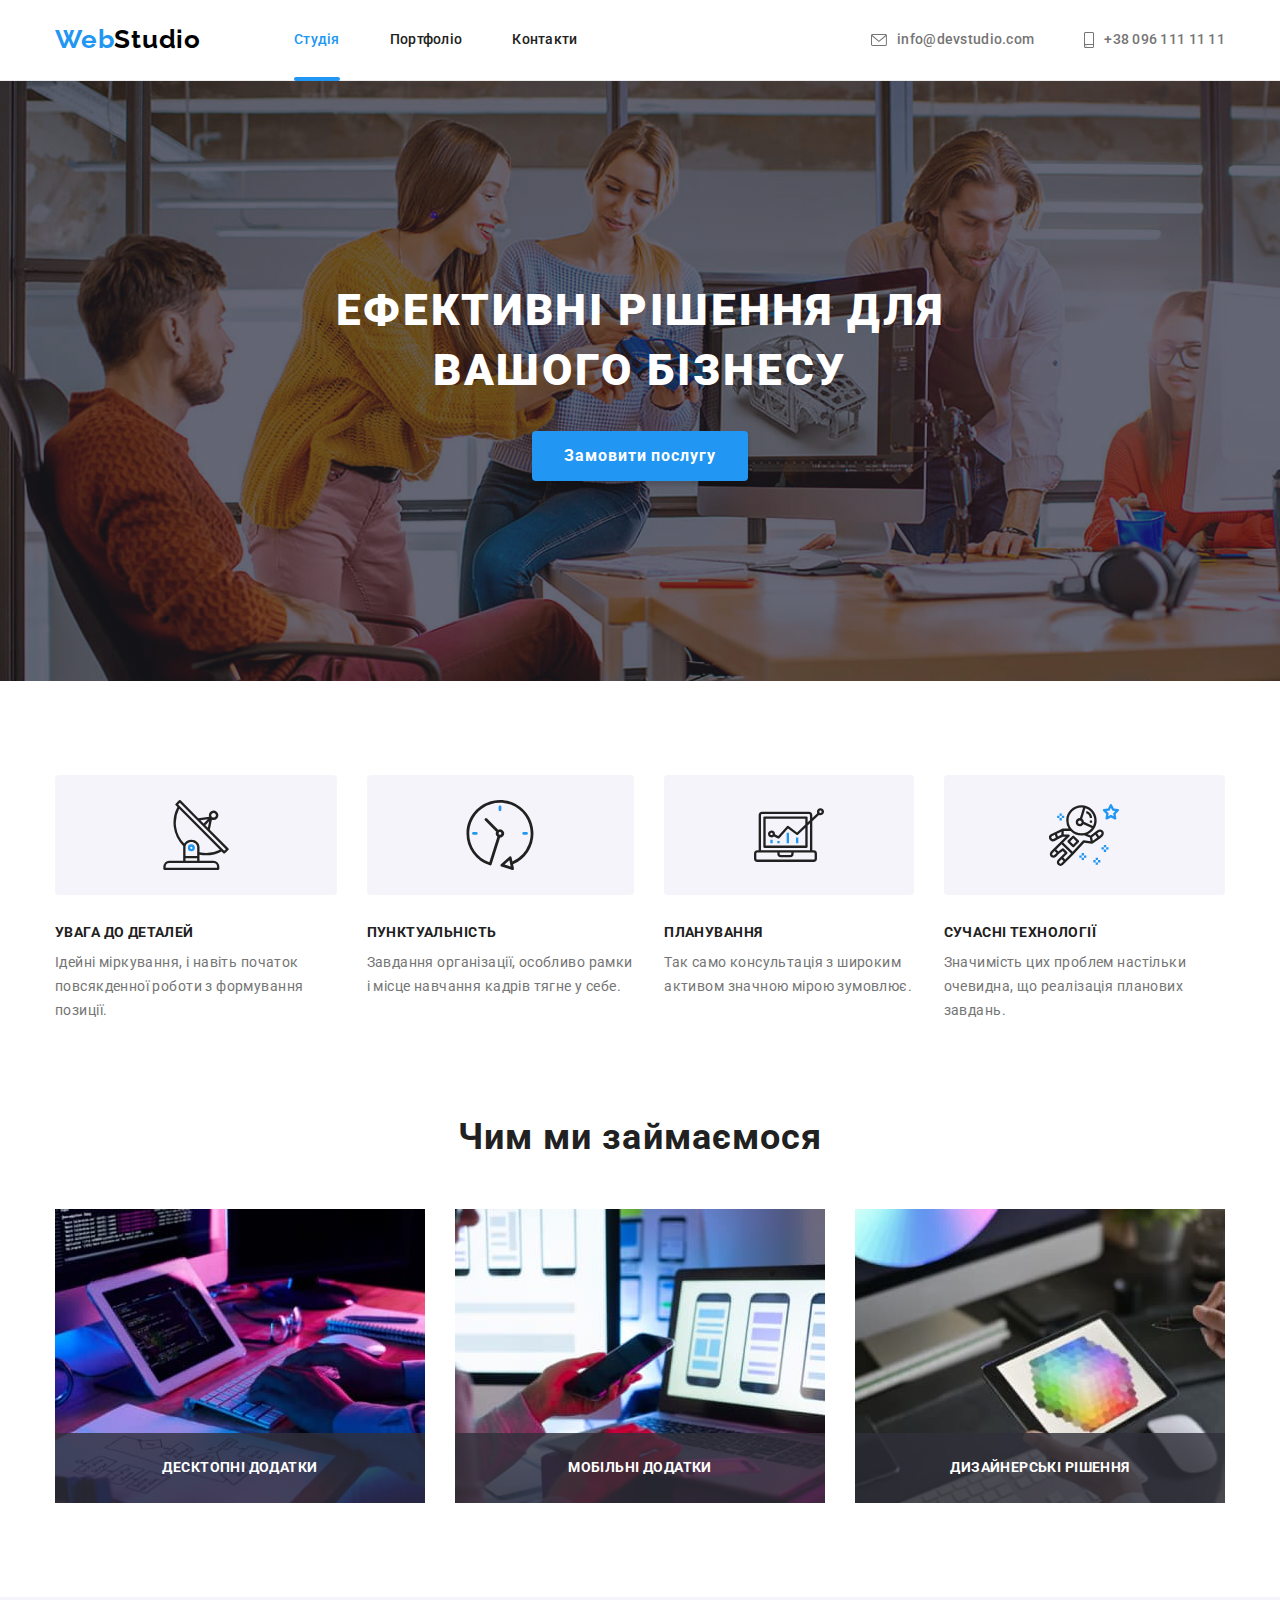
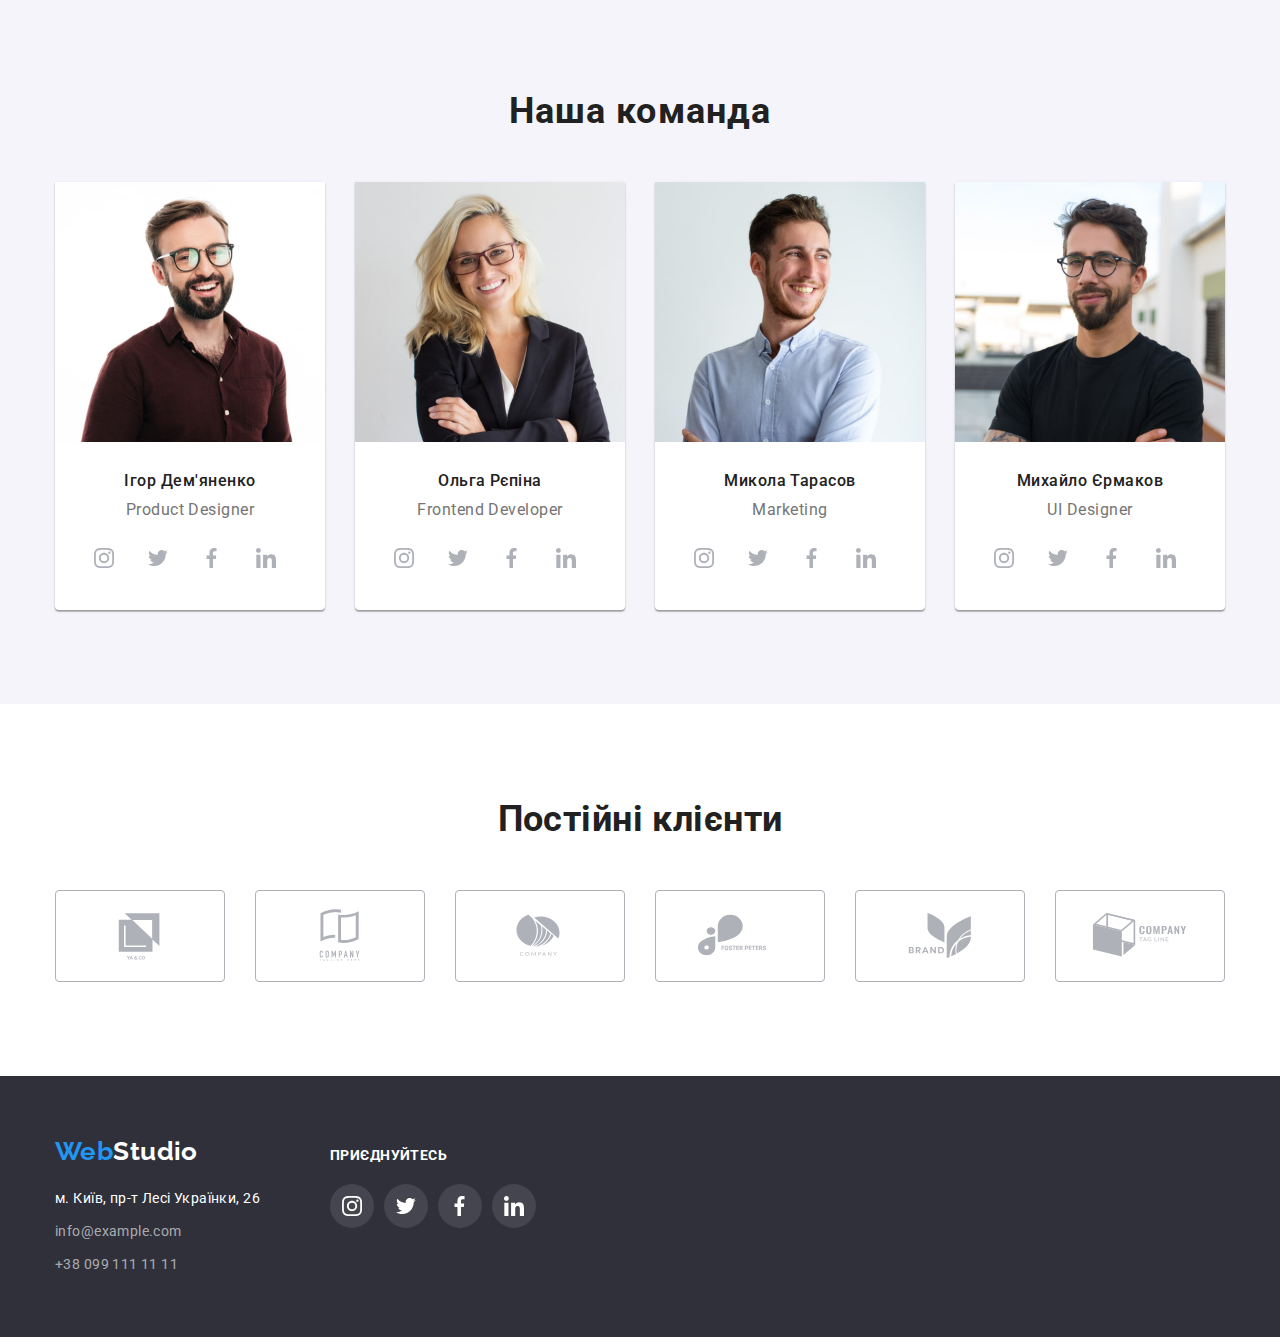
<file: index.html>
<!DOCTYPE html>
<html lang="uk">

<head>
  <meta charset="UTF-8">
  <meta http-equiv="X-UA-Compatible" content="IE=edge">
  <meta name="viewport" content="width=device-width, initial-scale=1.0">
  <title>goit-markup-hw-05</title>
  <link rel="preconnect" href="https://fonts.googleapis.com">
<link rel="preconnect" href="https://fonts.gstatic.com" crossorigin>
<link href="https://fonts.googleapis.com/css2?family=Montserrat:wght@400;700&family=Raleway:wght@700&family=Roboto:wght@400;500;700;900&display=swap" rel="stylesheet">
  <link rel="stylesheet" href="./css/styles.css">
</head>

<body>
  <header class="header">
    <div class="container">
    <div class="general-nav">
      <nav class="main-nav">
        <a href="./index.html" class="logo">
          Web<span class="logo-accent">Studio</span>
        </a>
        <ul class="site-nav" style="list-style: none;">
          <li class="item">
            <a href="./index.html" class="link current">Студія</a>
          </li>

          <li class="item">
            <a href="partfolio.html" class="link">Портфоліо</a>
          </li>

          <li class="item">
            <a href="" class="link">Контакти</a>
          </li>
        </ul>
      </nav>
      <ul class="link-contacts" style="list-style: none;">
        <li class="item">
      <a href="mailto:info@devstudio.com" class="address-item">
        <svg class="link-icon" width="16px" height="12px">
          <use href="./images/icons.svg#envelope"></use>
      </svg>
        info@devstudio.com
      </a>
        </li>
        <li class="item">
      <a href="tel:+380961111111" class="address-item">
        <svg class="link-icon" width="10" height="16">
          <use href="./images/icons.svg#smartphone"></use>
      </svg>
        +38 096 111 11 11
      </a>
      </li>
      </ul>
    </div>
    </div>
  </header>

  <main>
    <section class="hero overlay">
      <div class="container">
      <h1 class="hero-title">
    Ефективні рішення для <br>вашого бізнесу
      </h1>
      <button type="button" class="button-hero" data-modal-open>
        Замовити послугу
      </button>
      </div>
    </section>


    <section class="feature section">
      <div class="container">
      <h2 class="feature-title visually-hidden">Наші особливості</h2>
        <ul class="feature-list" style="list-style: none;">
          <li>
            <div class="feature-icon">
              <svg class="icon-antenna" width="70px" height="70px">
                  <use href="./images/icons.svg#antenna-1"></use>
              </svg>
          </div>
            <h3 class="our-skills">Увага до деталей</h3>
            <p class="skills">
              Ідейні міркування, і навіть початок повсякденної роботи з формування позиції.
            </p>
          </li>

          <li>
            <div class="feature-icon">
              <svg class="icon-clock" width="70px" height="70px">
                  <use href="./images/icons.svg#clock-1"></use>
              </svg>
          </div>
            <h3 class="our-skills">Пунктуальність</h3>
            <p class="skills">
              Завдання організації, особливо рамки і місце навчання кадрів тягне у себе.
            </p>
          </li>

          <li>
            <div class="feature-icon">
              <svg class="icon-diagram" width="70px" height="70px">
                  <use href="./images/icons.svg#diagram-1"></use>
              </svg>
          </div>
            <h3 class="our-skills">Планування</h3>
            <p class="skills">
              Так само консультація з широким активом значною мірою зумовлює.
            </p>
          </li>

          <li>
            <div class="feature-icon">
              <svg class="icon-astronaut" width="70px" height="70px">
                  <use href="./images/icons.svg#astronaut-1"></use>
              </svg>
          </div>
            <h3 class="our-skills">Сучасні технології</h3>
            <p class="skills">
              Значимість цих проблем настільки очевидна, що реалізація планових завдань.
            </p>
          </li>
        </ul>
      </div>
    </section>

    <section class="example section">
      <div class="container">
        <h2 class="doing">Чим ми займаємося</h2>
        <ul class="example-list" style="list-style: none;">
          <li class="subject-item">
            <img src="./images/1.jpg" alt="1" width="370" height="294" />
            <h3 class="subject-text">десктопні додатки</h3>
          </li>

          <li class="subject-item">
            <img src="./images/2.jpg" alt="2" width="370" height="294" />
            <h3 class="subject-text">мобільні додатки</h3>
          </li>

          <li class="subject-item">
            <img src="./images/3.jpg" alt="3" width="370" height="294" />
            <h3 class="subject-text">дизайнерські рішення</h3>
          </li>
        </ul>
      </div>
    </section>

    <section class="team section">
      <div class="container">
        <h2 class="our-command">Наша команда</h2>
        <ul class="team-list" style="list-style: none;">
          <li class="team-card">
              <img src="./images/Igor.jpg" alt="Product Designer Ігор Дем'яненко" width="270" />
            <div class="name-card">
              <h3 class="name">Ігор Дем'яненко</h3>
              <p class="position">Product Designer</p>
              <ul class="team-soclinks">
                <li class="social-infomation">                                             
                    <a class="social-link" href="">
                        <svg class="icon-social" width="20px" height="20px">
                            <use href="./images/icons.svg#instagram"></use>
                        </svg>
                    </a>
                    </li>
                <li class="social-infomation">                        
                    <a href="" class="social-link">
                        <svg class="icon-social" width="20px" height="20px">
                            <use href="./images/icons.svg#twitter"></use>
                        </svg>
                    </a>                        
                </li>
                <li class="social-infomation">                      
                    <a href="" class="social-link">
                        <svg class="icon-social" width="20px" height="20px">
                            <use href="./images/icons.svg#facebook"></use>
                        </svg>
                    </a>                       
                </li>
                <li class="social-infomation">                       
                    <a href="" class="social-link">
                        <svg class="icon-social" width="20px" height="20px">
                            <use href="./images/icons.svg#linkedin"></use>
                        </svg>
                    </a>                       
                </li>
        </ul>
            </div>
          </li>

          <li class="team-card">
              <img src="./images/Olha.jpg" alt="Frontend Developer Ольга Рєпіна" width="270" />
            <div class="name-card">
              <h3 class="name">Ольга Рєпіна</h3>
              <p class="position">Frontend Developer</p>
              <ul class="team-soclinks">
                <li class="social-infomation">                                             
                    <a class="social-link" href="">
                        <svg class="icon-social" width="20px" height="20px">
                            <use href="./images/icons.svg#instagram"></use>
                        </svg>
                    </a>
                    </li>
                <li class="social-infomation">                        
                    <a href="" class="social-link">
                        <svg class="icon-social" width="20px" height="20px">
                            <use href="./images/icons.svg#twitter"></use>
                        </svg>
                    </a>                        
                </li>
                <li class="social-infomation">                      
                    <a href="" class="social-link">
                        <svg class="icon-social" width="20px" height="20px">
                            <use href="./images/icons.svg#facebook"></use>
                        </svg>
                    </a>                       
                </li>
                <li class="social-infomation">                       
                    <a href="" class="social-link">
                        <svg class="icon-social" width="20px" height="20px">
                            <use href="./images/icons.svg#linkedin"></use>
                        </svg>
                    </a>                       
                </li>
        </ul>
            </div>
          </li>

          <li class="team-card">
              <img src="./images/Nicholas.jpg" alt="Marketing Микола Тарасов" width="270" />
            <div class="name-card">
              <h3 class="name">Микола Тарасов</h3>
              <p class="position">Marketing</p>
              <ul class="team-soclinks">
                <li class="social-infomation">                                             
                    <a class="social-link" href="">
                        <svg class="icon-social" width="20px" height="20px">
                            <use href="./images/icons.svg#instagram"></use>
                        </svg>
                    </a>
                    </li>
                <li class="social-infomation">                        
                    <a href="" class="social-link">
                        <svg class="icon-social" width="20px" height="20px">
                            <use href="./images/icons.svg#twitter"></use>
                        </svg>
                    </a>                        
                </li>
                <li class="social-infomation">                      
                    <a href="" class="social-link">
                        <svg class="icon-social" width="20px" height="20px">
                            <use href="./images/icons.svg#facebook"></use>
                        </svg>
                    </a>                       
                </li>
                <li class="social-infomation">                       
                    <a href="" class="social-link">
                        <svg class="icon-social" width="20px" height="20px">
                            <use href="./images/icons.svg#linkedin"></use>
                        </svg>
                    </a>                       
                </li>
        </ul>
              </div>
          </li>

          <li class="team-card">
              <img src="./images/Michael.jpg" alt="UI Designer Михайло Єрмаков" width="270" />
            <div class="name-card">
              <h3 class="name">Михайло Єрмаков</h3>
              <p class="position">UI Designer</p>
              <ul class="team-soclinks">
                <li class="social-infomation">                                             
                    <a class="social-link" href="">
                        <svg class="icon-social" width="20px" height="20px">
                            <use href="./images/icons.svg#instagram"></use>
                        </svg>
                    </a>
                    </li>
                <li class="social-infomation">                        
                    <a href="" class="social-link">
                        <svg class="icon-social" width="20px" height="20px">
                            <use href="./images/icons.svg#twitter"></use>
                        </svg>
                    </a>                        
                </li>
                <li class="social-infomation">                      
                    <a href="" class="social-link">
                        <svg class="icon-social" width="20px" height="20px">
                            <use href="./images/icons.svg#facebook"></use>
                        </svg>
                    </a>                       
                </li>
                <li class="social-infomation">                       
                    <a href="" class="social-link">
                        <svg class="icon-social" width="20px" height="20px">
                            <use href="./images/icons.svg#linkedin"></use>
                        </svg>
                    </a>                       
                </li>
        </ul>
            </div>
          </li>
        </ul>
      </div>
    </section>

    <section class="clients section">
       <div class="container">
         <h2 class="clients-title">Постійні клієнти</h2>
         <ul class="clients-list">
            <li class="clients-item">
              <a href="" class="clients-link">
                <svg class="clients-icon" width="106px" height="60px">
                    <use href="./images/icons.svg#Logo-1"></use>

                </svg>
            </a>
            </li>
            <li class="clients-item">
              <a href="" class="clients-link">
                <svg class="clients-icon" width="106px" height="60px">
                    <use href="./images/icons.svg#Logo-2"></use>

                </svg>
            </a>
            </li>
            <li class="clients-item">
              <a href="" class="clients-link">
                <svg class="clients-icon" width="106px" height="60px">
                    <use href="./images/icons.svg#Logo-3"></use>

                </svg>
            </a>
            </li>
            <li class="clients-item">
              <a href="" class="clients-link">
                <svg class="clients-icon" width="106px" height="60px">
                    <use href="./images/icons.svg#Logo-4"></use>

                </svg>
            </a>
            </li>
            <li class="clients-item">
              <a href="" class="clients-link">
                <svg class="clients-icon" width="106px" height="60px">
                    <use href="./images/icons.svg#Logo-5"></use>

                </svg>
            </a>
            </li>
            <li class="clients-item">
              <a href="" class="clients-link">
                <svg class="clients-icon" width="106px" height="60px">
                    <use href="./images/icons.svg#Logo-6"></use>

                </svg>
            </a>
            </li>
         </ul>
       </div>
    </section>

  </main>

  <footer class="footer">
    <div class="container">
      <div class="footer-address">
        <a href="./index.html" class="logo-footer">
          Web<span class="logo-accent2">Studio</span>
        </a>
        <address>
          <ul class="footer-contacts" style="list-style: none;">
            <li>
          <a class="footer-adress"  href="https://goo.gl/maps/3aquBBFfu6E2QgFt6" target="blanc">
            м. Київ, пр-т Лесі Українки, 26
          </a>
            </li>
             <li class="adress-contact">
            <a href="mailto:info@example.com" class="link-contact">
            info@example.com
          </a>
           </li>
           <li class="adress-contact">
          <a href="tel:+380991111111" class="link-contact">
            +38 099 111 11 11
          </a>
          </li>
          </ul>
        </address>
      </div>
      <div class="footer-join">
        <p class="join">приєднуйтесь</p>

       <ul class="footer-soclinks">
         <li class="fs-item">
            <a href="" class="link-social">
              <svg class="icon-social" width="20px" height="20px">
                  <use href="./images/icons.svg#instagram"></use>
              </svg>
            </a>            
         </li>
         <li class="fs-item">
           <a href="" class="link-social">
              <svg class="icon-social" width="20px" height="20px">
                  <use href="./images/icons.svg#twitter"></use>
              </svg>
          </a>              
        </li>
        <li class="fs-item">
           <a href="" class="link-social">
              <svg class="icon-social" width="20px" height="20px">
                  <use href="./images/icons.svg#facebook"></use>
              </svg>
          </a>             
      </li>
      <li class="fs-item">
          <a href="" class="link-social">
              <svg class="icon-social" width="20px" height="20px">
                  <use href="./images/icons.svg#linkedin"></use>
              </svg>
          </a>            
      </li>
    </ul>
   </div>
    </div>
  </footer>

  <div class="backdrop is-hidden" data-modal>
    <div class="modal">
        <button class="modal-exit" data-modal-close>
            <svg class="exit-icon" width="11" height="11">
                <use href="./images/icons.svg#cross"></use>
            </svg>
        </button>
    </div>
</div>
<script src="./js/modal.js"></script>

</body>

</html>
</file>
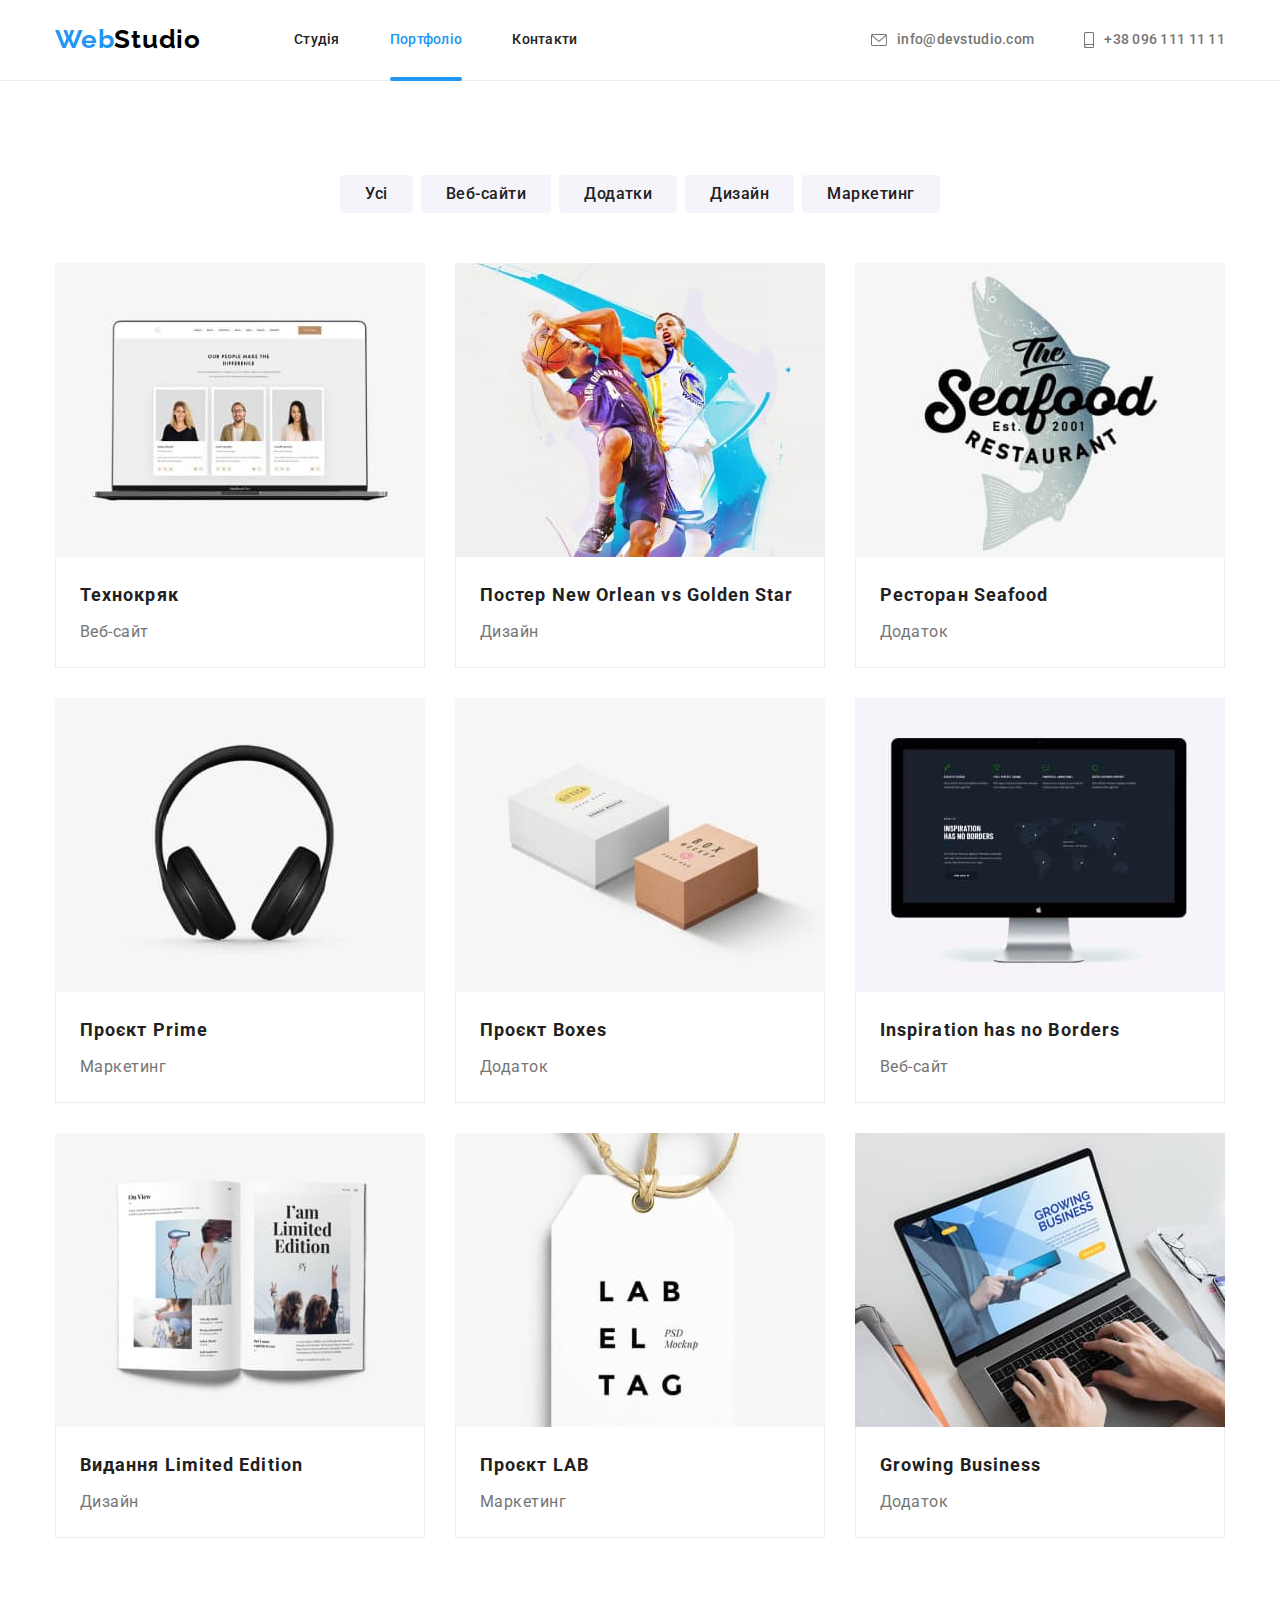
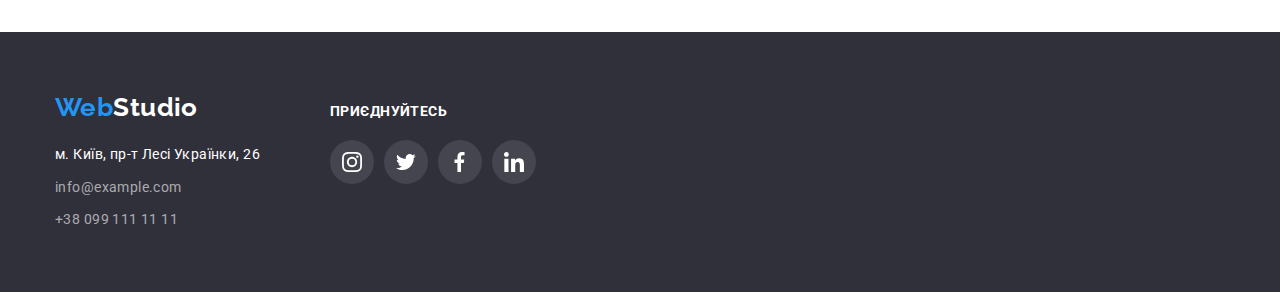
<file: partfolio.html>
<!DOCTYPE html>
<html lang="uk">

<head>
  <meta charset="UTF-8">
  <meta http-equiv="X-UA-Compatible" content="IE=edge">
  <meta name="viewport" content="width=device-width, initial-scale=1.0">
  <title>goit-markup-hw-05</title>
  <link rel="preconnect" href="https://fonts.googleapis.com">
<link rel="preconnect" href="https://fonts.gstatic.com" crossorigin>
<link href="https://fonts.googleapis.com/css2?family=Montserrat:wght@400;700&family=Raleway:wght@700&family=Roboto:wght@400;500;700;900&display=swap" rel="stylesheet">
  <link rel="stylesheet" href="./css/styles.css">
</head>

<body>
  <header class="header">
    <div class="container">
    <div class="general-nav">
      <nav class="main-nav">
        <a href="./index.html" class="logo">
          Web<span class="logo-accent">Studio</span>
        </a>
        <ul class="site-nav" style="list-style: none;">
          <li class="item">
            <a href="./index.html" class="link">Студія</a>
          </li>

          <li class="item">
            <a href="partfolio.html" class="link current">Портфоліо</a>
          </li>

          <li class="item">
            <a href="" class="link">Контакти</a>
          </li>
        </ul>
      </nav>
      <ul class="link-contacts" style="list-style: none;">
        <li class="item">
      <a href="mailto:info@devstudio.com" class="address-item">
        <svg class="link-icon" width="16px" height="12px">
          <use href="./images/icons.svg#envelope"></use>
      </svg>
        info@devstudio.com
      </a>
        </li>
        <li class="item">
      <a href="tel:+380961111111" class="address-item">
        <svg class="link-icon" width="10" height="16">
          <use href="./images/icons.svg#smartphone"></use>
      </svg>
        +38 096 111 11 11
      </a>
      </li>
      </ul>
    </div>
    </div>
  </header>

  <main>
    <section class="portfolio section">
      <div class="container">
      <h1 class="portfolio-title visually-hidden">Партфоліо</h1>
    <ul class="filter">
        <li class="button2"><button class="btn-p" type="button">Усі</button></li>
        <li class="button2"><button class="btn-p" type="button">Веб-сайти</button></li>
        <li class="button2"><button class="btn-p" type="button">Додатки</button></li>
        <li class="button2"><button class="btn-p" type="button">Дизайн</button></li>
        <li class="button2"><button class="btn-p" type="button">Маркетинг</button></li>
    </ul>
 <div>
    <ul class="portfolio-list">
        <li class="portfolio-card">
          <a href="#" class="card">
            <div class="portfolio-img">
            <img src="./images/tehnokryck.jpg" alt="Технокряк" width="370">
            <p class="project-text">Ресурс пропонує комплексні пропозиції з різним рівнем функціоналу та сервісів. Все це дозволить
              відвідувачу отримати вичерпні відомості про компанію чи приватну особу.</p>
            </div>
            <div class="portfolio-card-description">
            <h2 class="title">Технокряк</h2>
            <p class="item">Веб-сайт</p>
            </div>
          </a>
        </li>
        <li class="portfolio-card">
          <a href="#" class="card">
            <div class="portfolio-img">
            <img src="./images/novsgs.jpg" alt="Постер New Orlean vs Golden Star" width="370">
            <p class="project-text">Ресурс пропонує комплексні пропозиції з різним рівнем функціоналу та сервісів. Все це дозволить
              відвідувачу отримати вичерпні відомості про компанію чи приватну особу.</p>
            </div>
            <div class="portfolio-card-description">
            <h2 class="title">Постер New Orlean vs Golden Star</h2>
            <p class="item">Дизайн</p>
            </div>
        </a>
        </li>
        <li class="portfolio-card">
          <a href="#" class="card">
            <div class="portfolio-img">
            <img src="./images/seafood.jpg" alt="Ресторан Seafood" width="370">
            <p class="project-text">Ресурс пропонує комплексні пропозиції з різним рівнем функціоналу та сервісів. Все це дозволить
              відвідувачу отримати вичерпні відомості про компанію чи приватну особу.</p>
            </div>
            <div class="portfolio-card-description">
            <h2 class="title">Ресторан Seafood</h2>
            <p class="item">Додаток</p>
            </div>
        </a>
        </li>
        <li class="portfolio-card">
          <a href="#" class="card">
            <div class="portfolio-img">
            <img src="./images/prime.jpg" alt="Проект Prime" width="370">
            <p class="project-text">Ресурс пропонує комплексні пропозиції з різним рівнем функціоналу та сервісів. Все це дозволить
              відвідувачу отримати вичерпні відомості про компанію чи приватну особу.</p>
            </div>
            <div class="portfolio-card-description">
            <h2 class="title">Проєкт Prime</h2>
            <p class="item">Маркетинг</p>
            </div>
        </a>
        </li>
        <li class="portfolio-card">
          <a href="#" class="card">
            <div class="portfolio-img">
            <img src="./images/boxes.jpg" alt="Проект Boxes" width="370">
            <p class="project-text">Ресурс пропонує комплексні пропозиції з різним рівнем функціоналу та сервісів. Все це дозволить
              відвідувачу отримати вичерпні відомості про компанію чи приватну особу.</p>
            </div>
            <div class="portfolio-card-description">
            <h2 class="title">Проєкт Boxes</h2>
            <p class="item">Додаток</p>
            </div>
        </a>
        </li>
        <li class="portfolio-card">
          <a href="#" class="card">
            <div class="portfolio-img">
            <img src="./images/inspiration.jpg" alt="Inspiration has no Borders" width="370">
            <p class="project-text">Ресурс пропонує комплексні пропозиції з різним рівнем функціоналу та сервісів. Все це дозволить
              відвідувачу отримати вичерпні відомості про компанію чи приватну особу.</p>
            </div>
            <div class="portfolio-card-description">
            <h2 class="title">Inspiration has no Borders</h2>
            <p class="item">Веб-сайт</p>
            </div>
        </a>
        </li>
        <li class="portfolio-card">
          <a href="#" class="card">
            <div class="portfolio-img">
            <img src="./images/limed.jpg" alt="Издание Limited Edition" width="370">
            <p class="project-text">Ресурс пропонує комплексні пропозиції з різним рівнем функціоналу та сервісів. Все це дозволить
              відвідувачу отримати вичерпні відомості про компанію чи приватну особу.</p>
            </div>
            <div class="portfolio-card-description">
            <h2 class="title">Видання Limited Edition</h2>
            <p class="item">Дизайн</p>
            </div>
        </a>
        </li>
        <li class="portfolio-card">
          <a href="#" class="card">
            <div class="portfolio-img">
            <img src="./images/lab.jpg" alt="Проект LAB" width="370">
            <p class="project-text">Ресурс пропонує комплексні пропозиції з різним рівнем функціоналу та сервісів. Все це дозволить
              відвідувачу отримати вичерпні відомості про компанію чи приватну особу.</p>
            </div>
            <div class="portfolio-card-description">
            <h2 class="title">Проєкт LAB</h2>
            <p class="item">Маркетинг</p>
            </div>
        </a>
        </li>
        <li class="portfolio-card">
          <a href="#" class="card">
            <div class="portfolio-img">
            <img src="./images/growing.jpg" alt="Growing Business" width="370">
            <p class="project-text">Ресурс пропонує комплексні пропозиції з різним рівнем функціоналу та сервісів. Все це дозволить
              відвідувачу отримати вичерпні відомості про компанію чи приватну особу.</p>
            </div>
            <div class="portfolio-card-description">
            <h2 class="title">Growing Business</h2>
            <p class="item">Додаток</p>
            </div>
        </a>
        </li>
    </ul>
    </div>
    </div>
</section>
</main>

  <footer class="footer">
    <div class="container">
      <div class="footer-address">
        <a href="./index.html" class="logo-footer">
          Web<span class="logo-accent2">Studio</span>
        </a>
        <address>
          <ul class="footer-contacts" style="list-style: none;">
            <li>
          <a class="footer-adress"  href="https://goo.gl/maps/3aquBBFfu6E2QgFt6" target="blanc">
            м. Київ, пр-т Лесі Українки, 26
          </a>
            </li>
             <li class="adress-contact">
            <a href="mailto:info@example.com" class="link-contact">
            info@example.com
          </a>
           </li>
           <li class="adress-contact">
          <a href="tel:+380991111111" class="link-contact">
            +38 099 111 11 11
          </a>
          </li>
          </ul>
        </address>
      </div>
      <div class="footer-join">
        <p class="join">приєднуйтесь</p>

       <ul class="footer-soclinks">
         <li class="fs-item">
            <a href="" class="link-social">    
              <svg class="icon-social" width="20px" height="20px">
                  <use href="./images/icons.svg#instagram"></use>
              </svg>
            </a>            
         </li>
         <li class="fs-item">
           <a href="" class="link-social">
              <svg class="icon-social" width="20px" height="20px">
                  <use href="./images/icons.svg#twitter"></use>
              </svg>
          </a>              
        </li>
        <li class="fs-item">
           <a href="" class="link-social">
              <svg class="icon-social" width="20px" height="20px">
                  <use href="./images/icons.svg#facebook"></use>
              </svg>
          </a>             
      </li>
      <li class="fs-item">
          <a href="" class="link-social">
              <svg class="icon-social" width="20px" height="20px">
                  <use href="./images/icons.svg#linkedin"></use>
              </svg>
          </a>            
      </li>
    </ul>
   </div>
    </div>
  </footer>
</body>

</html>
</file>
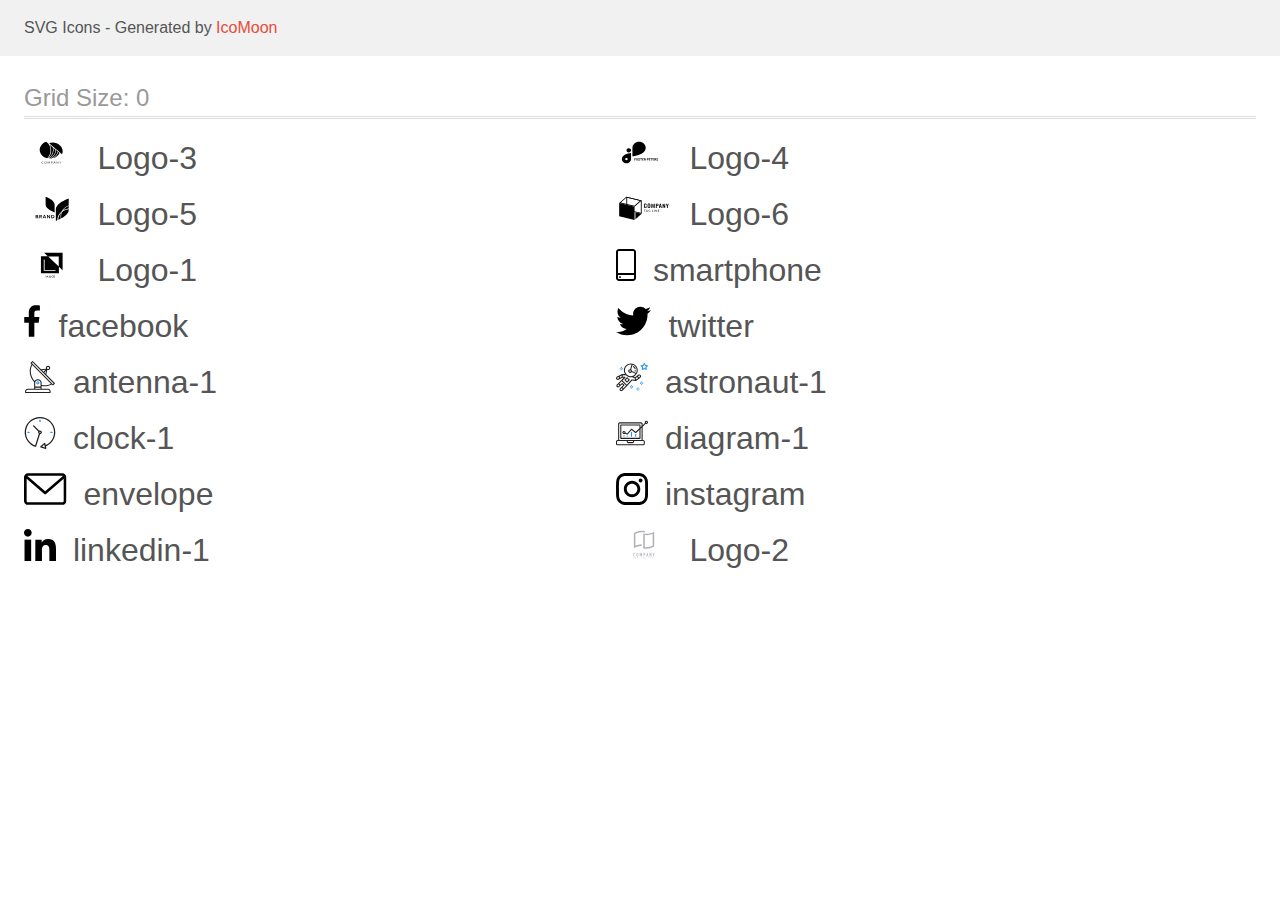
<file: images/icons/icomoon/demo.html>
<!doctype html>
<html>
<head>
    <title>IcoMoon - SVG Icons</title>
    <meta charset="utf-8">
    <meta name="viewport" content="width=device-width, initial-scale=1">
    <link rel="stylesheet" href="demo-files/demo.css">
    <link rel="stylesheet" href="style.css">
</head>
<body>
<svg aria-hidden="true" style="position: absolute; width: 0; height: 0; overflow: hidden;" version="1.1" xmlns="http://www.w3.org/2000/svg" xmlns:xlink="http://www.w3.org/1999/xlink">
<defs>
<symbol id="Logo-3" viewBox="0 0 57 32">
<path d="M19.417 26.187c0.008 0 0.017 0.002 0.025 0.005s0.015 0.007 0.020 0.013l0.116 0.111c-0.090 0.090-0.202 0.162-0.327 0.211-0.147 0.053-0.305 0.079-0.464 0.076-0.149 0.003-0.298-0.021-0.436-0.071-0.125-0.045-0.237-0.113-0.329-0.2-0.094-0.089-0.166-0.194-0.212-0.308-0.051-0.127-0.076-0.261-0.074-0.396-0.002-0.135 0.025-0.27 0.080-0.397 0.051-0.115 0.127-0.22 0.225-0.308 0.099-0.087 0.218-0.155 0.349-0.201 0.143-0.048 0.296-0.072 0.449-0.071 0.143-0.003 0.285 0.019 0.417 0.064 0.115 0.043 0.221 0.104 0.313 0.178l-0.097 0.119c-0.007 0.008-0.015 0.016-0.025 0.021-0.012 0.007-0.025 0.010-0.039 0.009-0.015-0.001-0.030-0.005-0.042-0.013l-0.052-0.032-0.073-0.040c-0.031-0.015-0.064-0.028-0.097-0.039-0.043-0.013-0.087-0.024-0.132-0.032-0.057-0.009-0.115-0.013-0.173-0.013-0.111-0.001-0.22 0.017-0.323 0.053-0.096 0.034-0.182 0.084-0.253 0.149-0.073 0.069-0.128 0.15-0.164 0.238-0.041 0.101-0.061 0.207-0.060 0.313-0.002 0.108 0.018 0.216 0.060 0.318 0.035 0.087 0.090 0.167 0.161 0.236 0.067 0.064 0.149 0.114 0.241 0.147 0.095 0.034 0.197 0.051 0.3 0.050 0.059 0.001 0.119-0.003 0.177-0.010 0.096-0.010 0.188-0.039 0.269-0.085 0.041-0.023 0.079-0.049 0.115-0.078 0.015-0.012 0.035-0.020 0.055-0.020z"></path>
<path d="M22.776 25.629c0.002 0.134-0.025 0.267-0.078 0.393-0.047 0.114-0.122 0.218-0.219 0.305s-0.214 0.155-0.344 0.2c-0.285 0.094-0.599 0.094-0.884 0-0.129-0.046-0.245-0.114-0.342-0.201-0.097-0.089-0.172-0.194-0.221-0.308-0.105-0.255-0.105-0.533 0-0.787 0.050-0.115 0.125-0.22 0.221-0.31 0.097-0.084 0.214-0.15 0.342-0.193 0.284-0.096 0.6-0.096 0.884 0 0.129 0.046 0.246 0.114 0.343 0.201 0.096 0.088 0.17 0.191 0.22 0.304 0.054 0.127 0.080 0.261 0.078 0.395zM22.47 25.629c0.002-0.107-0.016-0.214-0.055-0.316-0.033-0.087-0.086-0.168-0.156-0.236-0.068-0.065-0.152-0.116-0.246-0.149-0.207-0.069-0.436-0.069-0.643 0-0.094 0.033-0.178 0.084-0.246 0.149-0.071 0.068-0.125 0.149-0.157 0.236-0.074 0.206-0.074 0.426 0 0.632 0.033 0.087 0.086 0.168 0.157 0.236 0.068 0.065 0.152 0.115 0.246 0.148 0.207 0.067 0.435 0.067 0.643 0 0.093-0.033 0.177-0.083 0.246-0.148 0.070-0.069 0.123-0.149 0.156-0.236 0.039-0.102 0.058-0.209 0.055-0.316z"></path>
<path d="M25.067 25.96l0.030 0.071c0.012-0.025 0.022-0.048 0.033-0.071 0.011-0.024 0.024-0.047 0.038-0.070l0.743-1.174c0.015-0.020 0.028-0.033 0.042-0.037 0.020-0.005 0.040-0.007 0.061-0.006h0.22v1.909h-0.26v-1.404c0-0.018 0-0.038 0-0.059-0.001-0.022-0.001-0.044 0-0.066l-0.747 1.19c-0.009 0.018-0.025 0.033-0.044 0.043s-0.041 0.016-0.064 0.016h-0.042c-0.023 0-0.045-0.005-0.064-0.016s-0.034-0.026-0.044-0.044l-0.769-1.198c0 0.023 0 0.046 0 0.068s0 0.043 0 0.061v1.404h-0.252v-1.905h0.22c0.021-0.001 0.041 0.001 0.061 0.006 0.018 0.008 0.032 0.021 0.041 0.037l0.759 1.175c0.015 0.022 0.028 0.045 0.038 0.068z"></path>
<path d="M27.864 25.865v0.715h-0.291v-1.906h0.649c0.122-0.002 0.244 0.012 0.362 0.042 0.094 0.023 0.181 0.064 0.256 0.119 0.065 0.052 0.114 0.116 0.145 0.187 0.034 0.078 0.051 0.161 0.049 0.244 0.001 0.084-0.017 0.167-0.054 0.244-0.035 0.073-0.089 0.138-0.157 0.191-0.075 0.057-0.162 0.1-0.257 0.126-0.113 0.031-0.232 0.046-0.35 0.044l-0.352-0.005zM27.864 25.66h0.352c0.076 0.001 0.153-0.009 0.225-0.029 0.060-0.018 0.115-0.046 0.163-0.082 0.044-0.035 0.078-0.078 0.099-0.126 0.024-0.051 0.036-0.105 0.035-0.16 0.003-0.053-0.007-0.106-0.029-0.155s-0.057-0.094-0.102-0.13c-0.111-0.075-0.251-0.112-0.391-0.102h-0.352v0.786z"></path>
<path d="M31.772 26.583h-0.23c-0.023 0.001-0.046-0.006-0.064-0.018-0.017-0.012-0.029-0.027-0.038-0.044l-0.198-0.461h-0.993l-0.205 0.461c-0.008 0.017-0.020 0.032-0.036 0.043-0.018 0.013-0.042 0.020-0.065 0.019h-0.23l0.872-1.909h0.302l0.884 1.909zM30.333 25.874h0.82l-0.346-0.777c-0.026-0.058-0.048-0.118-0.065-0.179l-0.034 0.1c-0.010 0.030-0.022 0.058-0.032 0.081l-0.343 0.776z"></path>
<path d="M33.029 24.682c0.017 0.008 0.032 0.020 0.044 0.034l1.272 1.439c0-0.023 0-0.046 0-0.067s0-0.043 0-0.063v-1.352h0.26v1.909h-0.145c-0.021 0.001-0.041-0.003-0.060-0.011-0.018-0.009-0.034-0.021-0.047-0.035l-1.271-1.438c0.001 0.022 0.001 0.044 0 0.066 0 0.021 0 0.040 0 0.058v1.361h-0.26v-1.909h0.154c0.018-0 0.036 0.003 0.052 0.009z"></path>
<path d="M36.748 25.823v0.758h-0.291v-0.758l-0.804-1.15h0.26c0.022-0.001 0.045 0.005 0.063 0.016 0.016 0.012 0.029 0.027 0.039 0.043l0.503 0.742c0.020 0.032 0.038 0.061 0.052 0.088s0.026 0.054 0.036 0.081l0.038-0.082c0.014-0.030 0.031-0.059 0.049-0.087l0.496-0.747c0.010-0.015 0.023-0.028 0.038-0.040 0.017-0.013 0.040-0.020 0.063-0.019h0.263l-0.806 1.155z"></path>
<path d="M24.923 21.47c0.127 0.014 0.255 0.025 0.384 0.035 1.962-0.763 3.622-2.011 4.772-3.588s1.74-3.415 1.695-5.282l-2.162-1.879c0.44 1.988 0.234 4.043-0.594 5.935s-2.245 3.547-4.094 4.779z"></path>
<path d="M24.151 21.383l0.058 0.010c1.975-1.228 3.482-2.942 4.323-4.921s0.981-4.133 0.4-6.181l-3.080-2.676c1.246 2.2 1.747 4.661 1.446 7.098s-1.393 4.75-3.147 6.67z"></path>
<path d="M34.596 14.841c-0.523 2.052-1.794 3.902-3.624 5.276-0.534 0.404-1.111 0.763-1.722 1.074 1.49-0.38 2.859-1.053 4.003-1.966s2.030-2.042 2.592-3.3l-1.249-1.084z"></path>
<path d="M34.106 14.539l-1.778-1.545c-0.034 1.762-0.61 3.483-1.669 4.986s-2.562 2.731-4.352 3.559h0.009c0.399-0 0.798-0.021 1.194-0.062 1.673-0.593 3.151-1.537 4.303-2.748s1.94-2.65 2.295-4.189z"></path>
<path d="M24.409 6.486l-2.122-1.846c-1.897 0.637-3.528 1.756-4.68 3.212s-1.772 3.179-1.778 4.946v0c0.007 1.952 0.763 3.846 2.149 5.383s3.322 2.628 5.501 3.101c1.946-2.060 3.085-4.605 3.252-7.266s-0.647-5.299-2.323-7.53z"></path>
<path d="M39.008 14.255c-0.008-2.316-1.070-4.535-2.955-6.173s-4.439-2.561-7.105-2.567c-1.232-0.001-2.453 0.196-3.602 0.582l12.99 11.286c0.445-0.998 0.673-2.058 0.672-3.128z"></path>
</symbol>
<symbol id="Logo-4" viewBox="0 0 57 32">
<path d="M12.878 11.255h-0.002c-1.279 0-2.316 0.921-2.316 2.058v0.001c0 1.137 1.037 2.058 2.316 2.058h0.002c1.279 0 2.316-0.921 2.316-2.058v-0.001c0-1.137-1.037-2.058-2.316-2.058z"></path>
<path d="M29.971 10.597c-0.004-1.579-0.711-3.092-1.967-4.208s-2.958-1.745-4.735-1.749v0c-1.777 0.003-3.48 0.631-4.737 1.748s-1.964 2.63-1.968 4.209v8.706c0 0 13.405-1.327 13.406-8.704v-0.001z"></path>
<path d="M5.867 22.16c0.003 1.098 0.496 2.151 1.369 2.928s2.058 1.215 3.294 1.218c1.236-0.003 2.42-0.441 3.294-1.218s1.366-1.829 1.37-2.927v-6.057c0 0-9.327 0.924-9.327 6.056zM10.53 23.245c-0.242 0-0.478-0.064-0.678-0.183s-0.357-0.289-0.45-0.487c-0.092-0.198-0.117-0.417-0.069-0.627s0.163-0.404 0.334-0.556c0.171-0.152 0.388-0.255 0.625-0.297s0.482-0.020 0.706 0.062c0.223 0.082 0.414 0.221 0.548 0.4s0.206 0.388 0.206 0.603c0.001 0.143-0.031 0.284-0.092 0.417s-0.151 0.252-0.264 0.353c-0.114 0.101-0.248 0.182-0.397 0.236s-0.308 0.083-0.468 0.083v-0.004z"></path>
<path d="M19.956 22.647h-0.9v0.93h-0.469v-2.275h1.481v0.38h-1.012v0.588h0.9v0.378zM22.209 22.491c0 0.224-0.040 0.42-0.119 0.589s-0.193 0.299-0.341 0.391c-0.147 0.092-0.316 0.137-0.506 0.137-0.189 0-0.357-0.045-0.505-0.136s-0.262-0.22-0.344-0.387c-0.081-0.169-0.122-0.363-0.123-0.581v-0.112c0-0.224 0.040-0.421 0.12-0.591 0.081-0.171 0.195-0.302 0.342-0.392 0.148-0.092 0.317-0.137 0.506-0.137s0.358 0.046 0.505 0.137c0.148 0.091 0.262 0.221 0.342 0.392 0.081 0.17 0.122 0.366 0.122 0.589v0.102zM21.734 22.388c0-0.238-0.043-0.42-0.128-0.544s-0.207-0.186-0.366-0.186c-0.157 0-0.279 0.061-0.364 0.184-0.085 0.122-0.129 0.301-0.13 0.538v0.111c0 0.232 0.043 0.412 0.128 0.541s0.208 0.192 0.369 0.192c0.157 0 0.278-0.061 0.363-0.184 0.084-0.124 0.127-0.304 0.128-0.541v-0.111zM23.73 22.98c0-0.089-0.031-0.156-0.094-0.203-0.063-0.048-0.175-0.098-0.337-0.15-0.163-0.053-0.291-0.105-0.386-0.156-0.258-0.14-0.387-0.328-0.387-0.564 0-0.123 0.034-0.232 0.103-0.328 0.070-0.097 0.169-0.172 0.298-0.227 0.13-0.054 0.276-0.081 0.438-0.081 0.163 0 0.307 0.030 0.434 0.089 0.127 0.058 0.226 0.141 0.295 0.248s0.106 0.229 0.106 0.366h-0.469c0-0.104-0.033-0.185-0.098-0.242s-0.158-0.087-0.277-0.087c-0.115 0-0.204 0.024-0.267 0.073-0.064 0.048-0.095 0.111-0.095 0.191 0 0.074 0.037 0.136 0.111 0.186 0.075 0.050 0.185 0.097 0.33 0.141 0.267 0.080 0.461 0.18 0.583 0.298s0.183 0.267 0.183 0.444c0 0.197-0.075 0.352-0.223 0.464-0.149 0.111-0.349 0.167-0.602 0.167-0.175 0-0.334-0.032-0.478-0.095-0.144-0.065-0.254-0.153-0.33-0.264s-0.113-0.241-0.113-0.388h0.47c0 0.251 0.15 0.377 0.45 0.377 0.111 0 0.198-0.022 0.261-0.067 0.063-0.046 0.094-0.109 0.094-0.191zM26.231 21.682h-0.697v1.895h-0.469v-1.895h-0.687v-0.38h1.853v0.38zM27.869 22.591h-0.9v0.609h1.056v0.377h-1.525v-2.275h1.522v0.38h-1.053v0.542h0.9v0.367zM29.142 22.744h-0.373v0.833h-0.469v-2.275h0.845c0.269 0 0.476 0.060 0.622 0.18s0.219 0.289 0.219 0.508c0 0.155-0.034 0.285-0.102 0.389-0.067 0.103-0.168 0.185-0.305 0.247l0.492 0.93v0.022h-0.503l-0.427-0.833zM28.769 22.365h0.378c0.118 0 0.209-0.030 0.273-0.089 0.065-0.060 0.097-0.143 0.097-0.248 0-0.107-0.031-0.192-0.092-0.253-0.060-0.061-0.154-0.092-0.28-0.092h-0.377v0.683zM31.609 22.775v0.802h-0.469v-2.275h0.887c0.171 0 0.321 0.031 0.45 0.094s0.23 0.152 0.3 0.267c0.070 0.115 0.105 0.245 0.105 0.392 0 0.223-0.077 0.399-0.23 0.528-0.152 0.128-0.363 0.192-0.633 0.192h-0.411zM31.609 22.396h0.419c0.124 0 0.218-0.029 0.283-0.088 0.066-0.058 0.098-0.142 0.098-0.25 0-0.111-0.033-0.202-0.098-0.27s-0.156-0.104-0.272-0.106h-0.43v0.714zM34.575 22.591h-0.9v0.609h1.056v0.377h-1.525v-2.275h1.522v0.38h-1.053v0.542h0.9v0.367zM36.75 21.682h-0.697v1.895h-0.469v-1.895h-0.688v-0.38h1.853v0.38zM38.387 22.591h-0.9v0.609h1.056v0.377h-1.525v-2.275h1.522v0.38h-1.053v0.542h0.9v0.367zM39.661 22.744h-0.373v0.833h-0.469v-2.275h0.845c0.269 0 0.476 0.060 0.622 0.18s0.219 0.289 0.219 0.508c0 0.155-0.034 0.285-0.102 0.389-0.067 0.103-0.168 0.185-0.305 0.247l0.492 0.93v0.022h-0.503l-0.427-0.833zM39.287 22.365h0.378c0.118 0 0.209-0.030 0.273-0.089 0.065-0.060 0.097-0.143 0.097-0.248 0-0.107-0.031-0.192-0.092-0.253-0.060-0.061-0.154-0.092-0.28-0.092h-0.377v0.683zM42.042 22.98c0-0.089-0.031-0.156-0.094-0.203-0.063-0.048-0.175-0.098-0.337-0.15-0.163-0.053-0.291-0.105-0.386-0.156-0.258-0.14-0.388-0.328-0.388-0.564 0-0.123 0.034-0.232 0.103-0.328 0.070-0.097 0.169-0.172 0.298-0.227 0.13-0.054 0.276-0.081 0.438-0.081 0.163 0 0.307 0.030 0.434 0.089 0.127 0.058 0.226 0.141 0.295 0.248 0.071 0.107 0.106 0.229 0.106 0.366h-0.469c0-0.104-0.033-0.185-0.098-0.242s-0.158-0.087-0.277-0.087c-0.115 0-0.204 0.024-0.267 0.073-0.064 0.048-0.095 0.111-0.095 0.191 0 0.074 0.037 0.136 0.111 0.186 0.075 0.050 0.185 0.097 0.33 0.141 0.267 0.080 0.461 0.18 0.583 0.298s0.183 0.267 0.183 0.444c0 0.197-0.074 0.352-0.223 0.464-0.149 0.111-0.349 0.167-0.602 0.167-0.175 0-0.334-0.032-0.478-0.095-0.144-0.065-0.254-0.153-0.33-0.264-0.075-0.111-0.112-0.241-0.112-0.388h0.47c0 0.251 0.15 0.377 0.45 0.377 0.111 0 0.198-0.022 0.261-0.067 0.063-0.046 0.094-0.109 0.094-0.191z"></path>
</symbol>
<symbol id="Logo-5" viewBox="0 0 57 32">
<path d="M14.27 23.859c0.13 0.147 0.199 0.332 0.196 0.521 0.007 0.123-0.017 0.247-0.070 0.361s-0.132 0.216-0.233 0.297c-0.252 0.175-0.565 0.26-0.881 0.24h-1.549v-3.302h1.517c0.299-0.018 0.596 0.059 0.84 0.219 0.098 0.075 0.176 0.17 0.227 0.277s0.074 0.224 0.068 0.341c0.009 0.182-0.054 0.361-0.176 0.505-0.118 0.131-0.28 0.222-0.462 0.258 0.205 0.034 0.391 0.134 0.523 0.282zM12.454 23.36h0.648c0.147 0.010 0.294-0.029 0.412-0.11 0.049-0.040 0.087-0.090 0.111-0.146s0.034-0.116 0.028-0.176c0.005-0.060-0.005-0.12-0.029-0.175s-0.061-0.106-0.108-0.147c-0.122-0.083-0.273-0.123-0.425-0.111h-0.638v0.866zM13.578 24.627c0.052-0.041 0.093-0.093 0.12-0.151s0.038-0.121 0.034-0.184c0.004-0.064-0.008-0.127-0.035-0.186s-0.069-0.111-0.121-0.153c-0.127-0.086-0.283-0.128-0.44-0.119h-0.68v0.908h0.689c0.155 0.008 0.309-0.032 0.435-0.114z"></path>
<path d="M17.371 25.278l-0.844-1.291h-0.317v1.291h-0.726v-3.302h1.374c0.346-0.022 0.689 0.078 0.957 0.281 0.192 0.179 0.308 0.415 0.327 0.666s-0.061 0.499-0.224 0.7c-0.17 0.178-0.401 0.296-0.655 0.336l0.898 1.32h-0.789zM16.21 23.538h0.594c0.412 0 0.618-0.167 0.618-0.5 0.004-0.068-0.007-0.136-0.033-0.2s-0.066-0.122-0.118-0.171c-0.13-0.099-0.298-0.147-0.467-0.134h-0.601l0.007 1.005z"></path>
<path d="M21.339 24.614h-1.446l-0.255 0.665h-0.761l1.328-3.265h0.823l1.323 3.265h-0.761l-0.25-0.665zM21.145 24.114l-0.529-1.394-0.529 1.394h1.057z"></path>
<path d="M26.305 25.278h-0.721l-1.616-2.245v2.245h-0.719v-3.302h0.719l1.616 2.258v-2.258h0.721v3.302z"></path>
<path d="M30.417 24.488c-0.149 0.249-0.376 0.452-0.652 0.582-0.314 0.145-0.662 0.217-1.013 0.208h-1.283v-3.302h1.283c0.351-0.008 0.698 0.061 1.013 0.203 0.276 0.127 0.503 0.328 0.652 0.576 0.148 0.269 0.226 0.565 0.226 0.866s-0.077 0.598-0.226 0.866zM29.593 24.409c0.206-0.219 0.319-0.499 0.319-0.788s-0.113-0.569-0.319-0.788c-0.249-0.199-0.573-0.3-0.902-0.281h-0.5v2.137h0.5c0.329 0.019 0.654-0.082 0.902-0.281z"></path>
<path d="M21.79 3.609c0 0 9.301 3.215 9.103 7.867v7.869c0 0-9.294-3.217-9.1-7.869l-0.004-7.867z"></path>
<path d="M39.179 17.503c1.757-1.107 3.788-1.792 5.909-1.994v-2.463c-2.444 0.862-4.517 2.426-5.909 4.457z"></path>
<path d="M38.124 18.245c1.438-2.651 3.93-4.696 6.964-5.715v-7.098c0 0-13.245 4.58-12.965 11.205v11.203c0 0 0.59-0.205 1.519-0.589 0-0.358 0-0.719 0.042-1.082 0.274-3.076 1.871-5.926 4.44-7.924z"></path>
<path d="M36.864 22.407c0.070-0.777 0.225-1.546 0.463-2.294-1.599 1.725-2.568 3.866-2.77 6.122-0.019 0.213-0.030 0.426-0.035 0.645 0.752-0.331 1.628-0.744 2.548-1.229-0.235-1.067-0.304-2.159-0.206-3.244z"></path>
<path d="M37.391 22.447c-0.088 0.982-0.033 1.969 0.164 2.938 3.619-1.983 7.685-5.046 7.528-8.748v-0.323c-2.585 0.265-5.004 1.3-6.885 2.946-0.44 1.020-0.712 2.094-0.807 3.188z"></path>
</symbol>
<symbol id="Logo-6" viewBox="0 0 57 32">
<path d="M28.493 14.618c-0.236-0.315-0.349-0.686-0.323-1.061v-1.538c0-0.471 0.107-0.83 0.321-1.075s0.581-0.367 1.102-0.366c0.489 0 0.836 0.104 1.042 0.313 0.224 0.266 0.333 0.592 0.308 0.92v0.361h-0.875v-0.366c0.003-0.12-0.005-0.24-0.025-0.358-0.013-0.081-0.057-0.156-0.125-0.213-0.090-0.061-0.203-0.091-0.317-0.083-0.12-0.008-0.239 0.024-0.333 0.088-0.076 0.063-0.127 0.145-0.145 0.235-0.025 0.126-0.037 0.253-0.034 0.38v1.866c-0.014 0.18 0.025 0.36 0.112 0.524 0.044 0.055 0.104 0.099 0.175 0.127s0.149 0.038 0.226 0.029c0.112 0.008 0.223-0.022 0.31-0.084 0.071-0.061 0.117-0.141 0.13-0.227 0.020-0.124 0.030-0.249 0.027-0.374v-0.379h0.875v0.346c0.025 0.342-0.082 0.682-0.303 0.967-0.201 0.228-0.544 0.343-1.047 0.343s-0.884-0.122-1.1-0.375z"></path>
<path d="M32.137 14.633c-0.221-0.239-0.332-0.588-0.332-1.050v-1.617c0-0.457 0.11-0.802 0.332-1.037s0.591-0.351 1.109-0.35c0.515 0 0.882 0.117 1.103 0.35 0.221 0.235 0.333 0.58 0.333 1.037v1.617c0 0.457-0.112 0.807-0.337 1.048s-0.591 0.361-1.1 0.361c-0.509 0-0.886-0.122-1.109-0.36zM33.654 14.245c0.079-0.15 0.115-0.314 0.105-0.479v-1.98c0.010-0.161-0.025-0.322-0.103-0.469-0.044-0.057-0.106-0.101-0.179-0.129s-0.152-0.037-0.231-0.027c-0.079-0.009-0.159 0-0.231 0.028s-0.135 0.072-0.18 0.129c-0.080 0.146-0.116 0.308-0.105 0.469v1.99c-0.011 0.165 0.025 0.329 0.105 0.479 0.051 0.050 0.114 0.091 0.185 0.119s0.147 0.042 0.225 0.042c0.078 0 0.154-0.014 0.225-0.042s0.134-0.068 0.185-0.119v-0.009z"></path>
<path d="M35.735 10.626h0.942l0.708 2.984 0.725-2.984h0.917l0.092 4.308h-0.678l-0.072-2.994-0.699 2.994h-0.544l-0.725-3.005-0.067 3.005h-0.685l0.085-4.308z"></path>
<path d="M40.176 10.626h1.468c0.846 0 1.268 0.408 1.268 1.223 0 0.781-0.445 1.171-1.335 1.17h-0.5v1.915h-0.906l0.005-4.308zM41.43 12.467c0.090 0.010 0.18 0.003 0.266-0.021s0.165-0.063 0.232-0.115c0.104-0.146 0.15-0.316 0.13-0.486 0.005-0.131-0.010-0.263-0.044-0.391-0.013-0.043-0.036-0.083-0.067-0.118s-0.070-0.065-0.114-0.087c-0.126-0.052-0.265-0.076-0.404-0.069h-0.352v1.287h0.352z"></path>
<path d="M44.218 10.626h0.973l0.998 4.308h-0.844l-0.197-0.993h-0.868l-0.203 0.993h-0.857l0.998-4.308zM45.050 13.441l-0.339-1.808-0.339 1.808h0.678z"></path>
<path d="M46.996 10.626h0.634l1.214 2.457v-2.457h0.752v4.308h-0.603l-1.221-2.565v2.565h-0.777l0.002-4.308z"></path>
<path d="M51.357 13.291l-1.009-2.659h0.85l0.616 1.708 0.578-1.708h0.832l-0.997 2.659v1.642h-0.87v-1.642z"></path>
<path d="M29.892 16.817v0.225h-0.739v1.75h-0.31v-1.75h-0.743v-0.225h1.792z"></path>
<path d="M32.209 18.793h-0.239c-0.024 0.001-0.048-0.005-0.067-0.019-0.018-0.011-0.032-0.027-0.040-0.045l-0.214-0.469h-1.026l-0.214 0.469c-0.006 0.020-0.017 0.038-0.033 0.053-0.019 0.013-0.043 0.020-0.067 0.019h-0.239l0.906-1.976h0.315l0.917 1.968zM30.709 18.059h0.855l-0.362-0.804c-0.027-0.061-0.049-0.123-0.067-0.186-0.013 0.038-0.024 0.073-0.034 0.105l-0.033 0.083-0.359 0.802z"></path>
<path d="M33.771 18.599c0.057 0.003 0.114 0.003 0.17 0 0.049-0.004 0.097-0.012 0.145-0.023 0.044-0.009 0.088-0.021 0.13-0.036 0.040-0.014 0.080-0.031 0.121-0.048v-0.444h-0.362c-0.009 0-0.018-0.001-0.026-0.003s-0.016-0.007-0.023-0.012c-0.006-0.004-0.011-0.010-0.014-0.016s-0.005-0.013-0.004-0.020v-0.152h0.703v0.757c-0.057 0.035-0.118 0.067-0.181 0.094-0.065 0.028-0.132 0.050-0.201 0.067-0.074 0.019-0.15 0.032-0.227 0.041-0.088 0.008-0.176 0.013-0.264 0.012-0.156 0.001-0.311-0.024-0.457-0.073-0.136-0.047-0.259-0.117-0.362-0.206-0.101-0.090-0.18-0.196-0.234-0.313-0.057-0.131-0.085-0.27-0.083-0.41-0.002-0.141 0.026-0.281 0.082-0.413 0.052-0.117 0.132-0.224 0.234-0.313 0.103-0.089 0.227-0.159 0.362-0.205 0.155-0.050 0.32-0.075 0.486-0.074 0.084-0 0.169 0.006 0.252 0.017 0.074 0.010 0.146 0.027 0.216 0.050 0.063 0.021 0.124 0.047 0.181 0.078 0.056 0.031 0.108 0.065 0.158 0.103l-0.087 0.122c-0.007 0.011-0.017 0.021-0.029 0.027s-0.027 0.010-0.041 0.010c-0.020-0.001-0.040-0.006-0.056-0.016-0.027-0.013-0.056-0.028-0.089-0.047-0.038-0.021-0.079-0.039-0.121-0.053-0.054-0.019-0.11-0.033-0.167-0.044-0.076-0.012-0.153-0.018-0.23-0.017-0.12-0.001-0.238 0.017-0.35 0.055-0.101 0.035-0.192 0.088-0.266 0.156-0.075 0.071-0.132 0.155-0.169 0.246-0.081 0.214-0.081 0.445 0 0.659 0.040 0.093 0.101 0.178 0.181 0.249 0.074 0.068 0.164 0.121 0.265 0.156 0.115 0.034 0.237 0.047 0.359 0.039z"></path>
<path d="M36.659 18.567h0.989v0.225h-1.292v-1.976h0.31l-0.007 1.75z"></path>
<path d="M38.678 18.792h-0.31v-1.976h0.31v1.976z"></path>
<path d="M39.83 16.826c0.018 0.009 0.034 0.021 0.047 0.036l1.324 1.489c-0.002-0.023-0.002-0.047 0-0.070 0-0.022 0-0.044 0-0.064v-1.408h0.27v1.984h-0.156c-0.023 0.002-0.046-0.002-0.067-0.011-0.019-0.010-0.035-0.023-0.049-0.038l-1.323-1.488c0 0.023 0 0.045 0 0.067s0 0.042 0 0.061v1.408h-0.259v-1.976h0.161c0.017 0 0.035 0.003 0.051 0.009z"></path>
<path d="M43.753 16.817v0.217h-1.098v0.652h0.89v0.21h-0.89v0.674h1.098v0.217h-1.417v-1.971h1.417z"></path>
<path d="M11.286 4.616l13.757 3.372v11.818l-13.757-3.371v-11.819zM10.404 3.609v13.401l15.52 3.806v-13.399l-15.52-3.807z"></path>
<path d="M18.722 27.036l-15.522-3.809v-13.399l15.522 3.807v13.401z"></path>
<path d="M10.661 4.465l13.578 3.33-5.774 4.987-13.58-3.332 5.776-4.985zM10.404 3.609l-7.204 6.219 15.522 3.807 7.202-6.219-15.52-3.807z"></path>
<path d="M19.595 26.282l6.329-5.465-6.329-1.553v7.018z"></path>
</symbol>
<symbol id="Logo-1" viewBox="0 0 57 32">
<path d="M20.267 3.733l3.738 3.538-6.938-0.004v17.166h18.133v-6.564l3.733 3.534v-17.671h-18.667zM35.036 17.455l-10.597-10.032h10.597v10.032zM31.746 21.923h-11.81v-11.545h0.835v10.764h10.975v0.782zM22.725 26.72l-0.436 0.898-0.436-0.898h-0.366l0.637 1.198v0.698h0.331v-0.698l0.635-1.198h-0.365zM23.273 28.615l0.154-0.441h0.734l0.155 0.441h0.344l-0.717-1.896h-0.296l-0.716 1.896h0.342zM23.794 27.122l0.275 0.786h-0.549l0.275-0.786zM25.531 27.863c-0.048 0.073-0.072 0.153-0.072 0.241 0 0.16 0.056 0.29 0.168 0.389s0.263 0.148 0.451 0.148 0.349-0.051 0.484-0.152l0.107 0.126h0.367l-0.279-0.329c0.109-0.149 0.164-0.341 0.164-0.574h-0.275c0 0.128-0.026 0.243-0.079 0.348l-0.366-0.432 0.129-0.094c0.091-0.066 0.157-0.132 0.197-0.198s0.060-0.14 0.060-0.219c0-0.12-0.044-0.22-0.133-0.301s-0.201-0.122-0.339-0.122c-0.153 0-0.274 0.043-0.365 0.13s-0.135 0.203-0.135 0.352c0 0.061 0.014 0.124 0.043 0.189s0.081 0.144 0.155 0.237c-0.141 0.101-0.235 0.188-0.283 0.262zM26.386 28.282c-0.093 0.071-0.193 0.107-0.299 0.107-0.095 0-0.17-0.027-0.227-0.082s-0.085-0.126-0.085-0.214c0-0.102 0.052-0.192 0.156-0.271l0.040-0.029 0.414 0.488zM26.046 27.442c-0.089-0.11-0.134-0.202-0.134-0.275 0-0.063 0.018-0.116 0.055-0.158s0.085-0.063 0.147-0.063c0.057 0 0.105 0.018 0.142 0.053s0.056 0.077 0.056 0.126c0 0.075-0.027 0.136-0.081 0.184l-0.040 0.033-0.145 0.099zM29.132 28.472c0.13-0.114 0.205-0.272 0.224-0.474h-0.328c-0.017 0.135-0.059 0.232-0.124 0.29s-0.162 0.087-0.292 0.087c-0.142 0-0.249-0.054-0.323-0.161s-0.109-0.264-0.109-0.469v-0.168c0.002-0.202 0.041-0.355 0.117-0.46s0.188-0.158 0.331-0.158c0.123 0 0.217 0.030 0.28 0.091s0.104 0.158 0.12 0.294h0.328c-0.021-0.207-0.095-0.368-0.223-0.482s-0.296-0.171-0.505-0.171c-0.155 0-0.293 0.037-0.411 0.111s-0.209 0.179-0.272 0.315c-0.063 0.136-0.095 0.294-0.095 0.473v0.177c0.003 0.174 0.035 0.328 0.098 0.46s0.151 0.234 0.266 0.306c0.115 0.071 0.249 0.107 0.4 0.107 0.216 0 0.389-0.056 0.52-0.169zM31.068 28.206c0.064-0.141 0.096-0.304 0.096-0.49v-0.105c-0.001-0.185-0.034-0.347-0.099-0.486s-0.158-0.247-0.277-0.32c-0.119-0.075-0.256-0.112-0.41-0.112s-0.292 0.038-0.411 0.113c-0.119 0.075-0.211 0.183-0.277 0.324s-0.098 0.305-0.098 0.49v0.107c0.001 0.181 0.034 0.342 0.099 0.48s0.159 0.246 0.279 0.322c0.121 0.075 0.258 0.112 0.411 0.112 0.155 0 0.293-0.037 0.411-0.112s0.212-0.183 0.276-0.323zM30.716 27.135c0.080 0.112 0.12 0.273 0.12 0.483v0.099c0 0.214-0.040 0.376-0.119 0.487s-0.19 0.167-0.336 0.167c-0.144 0-0.257-0.057-0.339-0.171s-0.121-0.275-0.121-0.483v-0.109c0.002-0.204 0.043-0.362 0.122-0.473s0.192-0.168 0.335-0.168c0.146 0 0.258 0.056 0.337 0.168z"></path>
</symbol>
<symbol id="smartphone" viewBox="0 0 20 32">
<path d="M17 0h-14c-1.654 0-3 1.346-3 3v26c0 1.654 1.346 3 3 3h14c1.654 0 3-1.346 3-3v-26c0-1.654-1.346-3-3-3zM3 2h14c0.552 0 1 0.448 1 1v21h-16v-21c0-0.552 0.448-1 1-1zM17 30h-14c-0.552 0-1-0.448-1-1v-3h16v3c0 0.552-0.448 1-1 1z"></path>
<path d="M4.707 27.478c0.391 0.365 0.391 0.956 0 1.321s-1.024 0.365-1.414 0c-0.391-0.365-0.391-0.956 0-1.321s1.024-0.365 1.414 0z"></path>
</symbol>
<symbol id="facebook" viewBox="0 0 18 32">
<path d="M13.329 5.313h2.921v-5.088c-0.504-0.069-2.237-0.225-4.256-0.225-4.212 0-7.097 2.649-7.097 7.519v4.481h-4.648v5.688h4.648v14.312h5.699v-14.311h4.46l0.708-5.688h-5.169v-3.919c0.001-1.644 0.444-2.769 2.735-2.769z"></path>
</symbol>
<symbol id="twitter" viewBox="0 0 36 32">
<path d="M35.556 4.976c-1.322 0.58-2.731 0.964-4.2 1.151 1.511-0.902 2.665-2.32 3.207-4.029-1.409 0.84-2.964 1.433-4.622 1.764-1.338-1.424-3.244-2.307-5.324-2.307-4.035 0-7.284 3.276-7.284 7.291 0 0.578 0.049 1.133 0.169 1.662-6.060-0.296-11.422-3.2-15.024-7.624-0.629 1.091-0.998 2.34-0.998 3.684 0 2.524 1.3 4.762 3.238 6.058-1.171-0.022-2.32-0.362-3.293-0.898 0 0.022 0 0.051 0 0.080 0 3.542 2.527 6.484 5.84 7.162-0.593 0.162-1.24 0.24-1.911 0.24-0.467 0-0.938-0.026-1.38-0.124 0.944 2.887 3.624 5.009 6.811 5.078-2.48 1.94-5.629 3.109-9.038 3.109-0.598 0-1.171-0.026-1.744-0.1 3.229 2.082 7.056 3.271 11.182 3.271 13.413 0 20.747-11.111 20.747-20.742 0-0.322-0.011-0.633-0.027-0.942 1.447-1.027 2.662-2.309 3.653-3.784z"></path>
</symbol>
<symbol id="antenna-1" viewBox="0 0 32 32">
<path fill="#212121" style="fill: var(--color1, #212121)" d="M30.773 22.098l-8.443-8.505 0.937-4.615c0.242 0.094 0.499 0.144 0.758 0.146h0.006c1.192 0.014 2.17-0.941 2.184-2.133s-0.941-2.17-2.133-2.184c-1.192-0.014-2.17 0.941-2.184 2.133-0.003 0.255 0.039 0.509 0.125 0.749l-4.96 0.605-8.091-8.133c-0.099-0.101-0.235-0.159-0.377-0.16-0.14 0.001-0.274 0.056-0.373 0.155l-1.513 1.504c-0.208 0.208-0.208 0.546 0 0.754l0.814 0.826c-3.153 5.798-2.129 12.978 2.519 17.663 0.043 0.041 0.092 0.074 0.146 0.098-0.034 0.18-0.051 0.364-0.052 0.547v6.187h-6.4c-1.472 0.002-2.665 1.195-2.667 2.667v1.067c0 0.295 0.239 0.533 0.533 0.533h24.533c0.295 0 0.533-0.239 0.533-0.533v-1.067c-0.002-1.472-1.195-2.665-2.667-2.667h-6.4v-2.742c1.003 0.21 2.024 0.317 3.049 0.32 2.458-0.003 4.877-0.615 7.040-1.783l0.818 0.823c0.099 0.101 0.235 0.159 0.377 0.16 0.14-0.001 0.274-0.056 0.373-0.155l1.513-1.504c0.208-0.208 0.208-0.546 0-0.754zM23.28 6.233c0.418-0.415 1.093-0.414 1.508 0.004s0.414 1.093-0.004 1.508c-0.2 0.199-0.47 0.31-0.752 0.31h-0.003c-0.589-0.003-1.064-0.483-1.061-1.072 0.002-0.282 0.115-0.552 0.314-0.751h-0.002zM22.024 9.738l-0.598 2.946-1.175-1.182 1.774-1.763zM21.419 8.836l-1.92 1.909-1.485-1.493 3.405-0.415zM24.004 28.8c0.884 0 1.6 0.716 1.6 1.6v0.533h-23.467v-0.533c0-0.884 0.716-1.6 1.6-1.6h20.267zM16.537 26.667v1.067h-5.333v-1.067h5.333zM11.204 25.6v-4.053c0-1.294 1.196-2.347 2.667-2.347s2.667 1.053 2.667 2.347v4.053h-5.333zM17.604 23.904v-2.357c0-1.882-1.675-3.413-3.733-3.413-1.331-0.020-2.576 0.657-3.281 1.786-4.058-4.274-4.971-10.645-2.279-15.887l18.602 18.708c-2.872 1.461-6.165 1.873-9.309 1.163zM28.893 23.22l-21.057-21.181 0.755-0.752 7.935 7.98c0.004 0 0.006 0.007 0.010 0.010l13.115 13.191-0.757 0.752z"></path>
<path fill="#2196f3" style="fill: var(--color2, #2196f3)" d="M13.876 20.267h-0.005c-0.884-0.001-1.601 0.714-1.602 1.598s0.714 1.601 1.598 1.602h0.005c0.884 0.001 1.601-0.714 1.602-1.598s-0.714-1.601-1.598-1.602zM14.249 22.245c-0.1 0.1-0.236 0.156-0.378 0.155-0.295-0.002-0.532-0.242-0.531-0.536 0.001-0.141 0.057-0.276 0.157-0.375s0.233-0.154 0.373-0.155c0.295 0.002 0.532 0.241 0.53 0.536-0.001 0.141-0.057 0.276-0.157 0.375h0.005z"></path>
</symbol>
<symbol id="astronaut-1" viewBox="0 0 32 32">
<path fill="#2196f3" style="fill: var(--color2, #2196f3)" d="M31.974 4.524c-0.063-0.193-0.229-0.333-0.43-0.363l-1.91-0.278-0.855-1.731c-0.179-0.365-0.777-0.365-0.956 0l-0.855 1.731-1.91 0.278c-0.201 0.029-0.367 0.17-0.431 0.363-0.062 0.193-0.011 0.405 0.135 0.547l1.383 1.348-0.326 1.903c-0.034 0.2 0.048 0.402 0.212 0.522 0.166 0.121 0.382 0.135 0.562 0.040l1.709-0.899 1.709 0.899c0.078 0.041 0.164 0.061 0.249 0.061 0.11 0 0.221-0.034 0.314-0.102 0.164-0.119 0.246-0.322 0.212-0.522l-0.326-1.903 1.383-1.348c0.145-0.142 0.197-0.354 0.135-0.547zM29.511 5.851c-0.125 0.122-0.183 0.299-0.153 0.472l0.191 1.114-1-0.526c-0.078-0.041-0.163-0.061-0.249-0.061s-0.17 0.020-0.249 0.061l-1.001 0.526 0.191-1.114c0.030-0.173-0.028-0.349-0.153-0.472l-0.81-0.789 1.119-0.163c0.174-0.025 0.324-0.134 0.402-0.292l0.5-1.013 0.5 1.013c0.078 0.157 0.228 0.267 0.402 0.292l1.119 0.163-0.809 0.789z"></path>
<path fill="#2196f3" style="fill: var(--color2, #2196f3)" d="M26.134 20.522h-1.067v1.067h1.067v-1.067z"></path>
<path fill="#2196f3" style="fill: var(--color2, #2196f3)" d="M26.134 22.656h-1.067v1.067h1.067v-1.067z"></path>
<path fill="#2196f3" style="fill: var(--color2, #2196f3)" d="M27.2 21.589h-1.067v1.067h1.067v-1.067z"></path>
<path fill="#2196f3" style="fill: var(--color2, #2196f3)" d="M25.067 21.589h-1.067v1.067h1.067v-1.067z"></path>
<path fill="#2196f3" style="fill: var(--color2, #2196f3)" d="M22.4 26.389h-1.067v1.067h1.067v-1.067z"></path>
<path fill="#2196f3" style="fill: var(--color2, #2196f3)" d="M22.4 28.522h-1.067v1.067h1.067v-1.067z"></path>
<path fill="#2196f3" style="fill: var(--color2, #2196f3)" d="M23.467 27.456h-1.067v1.067h1.067v-1.067z"></path>
<path fill="#2196f3" style="fill: var(--color2, #2196f3)" d="M21.333 27.456h-1.067v1.067h1.067v-1.067z"></path>
<path fill="#2196f3" style="fill: var(--color2, #2196f3)" d="M16 24.256h-1.067v1.067h1.067v-1.067z"></path>
<path fill="#2196f3" style="fill: var(--color2, #2196f3)" d="M16 26.389h-1.067v1.067h1.067v-1.067z"></path>
<path fill="#2196f3" style="fill: var(--color2, #2196f3)" d="M17.067 25.322h-1.067v1.067h1.067v-1.067z"></path>
<path fill="#2196f3" style="fill: var(--color2, #2196f3)" d="M14.933 25.322h-1.067v1.067h1.067v-1.067z"></path>
<path fill="#2196f3" style="fill: var(--color2, #2196f3)" d="M5.867 6.122h-1.067v1.067h1.067v-1.067z"></path>
<path fill="#2196f3" style="fill: var(--color2, #2196f3)" d="M5.867 8.255h-1.067v1.067h1.067v-1.067z"></path>
<path fill="#2196f3" style="fill: var(--color2, #2196f3)" d="M6.933 7.189h-1.067v1.067h1.067v-1.067z"></path>
<path fill="#2196f3" style="fill: var(--color2, #2196f3)" d="M4.8 7.189h-1.067v1.067h1.067v-1.067z"></path>
<path fill="#212121" style="fill: var(--color1, #212121)" d="M24.715 14.159c-0.287-0.388-0.709-0.637-1.188-0.705-0.481-0.068-0.956 0.058-1.34 0.352l-1.252 0.96-1.898 1.417-1.358-0.541c2.421-1.086 4.114-3.508 4.114-6.32 0-3.823-3.123-6.933-6.961-6.933s-6.961 3.11-6.961 6.933c0 1.386 0.414 2.674 1.12 3.758l-2.764-0.024c-0.002 0-0.003 0-0.005 0-0.009 0-0.015 0.004-0.023 0.005-0.053 0.002-0.105 0.013-0.155 0.031-0.013 0.005-0.026 0.008-0.038 0.013-0.006 0.003-0.013 0.003-0.019 0.006l-3.233 1.596c-0.001 0-0.001 0-0.001 0.001l-1.893 0.911c-0.021 0.009-0.042 0.021-0.063 0.035-0.755 0.502-1.012 1.489-0.598 2.295 0.22 0.429 0.595 0.745 1.056 0.889 0.178 0.055 0.359 0.083 0.539 0.083 0.29 0 0.577-0.071 0.839-0.211l1.388-0.738 2.264-1.169 1.357-0.008-5.442 5.416c-0.001 0.001-0.001 0.001-0.002 0.001l-1.339 1.333c-0.316 0.315-0.49 0.732-0.49 1.178s0.174 0.863 0.49 1.179c0.325 0.323 0.752 0.485 1.179 0.485s0.854-0.162 1.18-0.485l1.314-1.309 1.741-1.3 0.901 0.897-1.762 1.754c-0 0.001-0.001 0.001-0.002 0.001l-1.339 1.333c-0.316 0.315-0.49 0.732-0.49 1.178s0.174 0.863 0.49 1.179c0.325 0.323 0.753 0.485 1.18 0.485s0.855-0.162 1.18-0.485l3.482-3.467c0.001-0.001 0.001-0.001 0.001-0.002l1.010-1-0.004-0.004c0.006-0.006 0.015-0.009 0.022-0.015l5.166-5.658 3.471 0.494c0.025 0.004 0.050 0.005 0.075 0.005 0.065 0 0.127-0.015 0.187-0.038 0.018-0.006 0.033-0.015 0.050-0.023 0.019-0.010 0.039-0.015 0.058-0.027l3.213-2.133c0.012-0.008 0.018-0.021 0.029-0.029 0.013-0.010 0.029-0.014 0.041-0.026l1.271-1.191c0.662-0.62 0.753-1.635 0.212-2.362zM2.13 17.77c-0.173 0.093-0.37 0.111-0.558 0.052-0.187-0.058-0.338-0.186-0.427-0.358-0.161-0.314-0.068-0.695 0.214-0.902l1.314-0.632 0.449 1.312-0.992 0.528zM5.628 15.942l-1.548 0.8-0.439-1.283 2.027-1.001-0.040 1.484zM20.727 9.322c0 0.918-0.219 1.785-0.599 2.559l-4.181-1.899c-0.044-0.573-0.341-1.075-0.788-1.388l1.464-4.86c2.378 0.756 4.105 2.974 4.105 5.588zM8.938 9.322c0-3.235 2.644-5.867 5.894-5.867 0.253 0 0.5 0.021 0.745 0.052l-1.432 4.754c-0.019-0.001-0.037-0.006-0.057-0.006-1.033 0-1.873 0.837-1.873 1.867s0.84 1.867 1.873 1.867c0.694 0 1.294-0.383 1.618-0.945l3.862 1.755c-1.075 1.446-2.795 2.39-4.737 2.39-3.25 0-5.894-2.632-5.894-5.867zM14.894 10.122c0 0.441-0.362 0.8-0.806 0.8s-0.806-0.359-0.806-0.8c0-0.441 0.362-0.8 0.806-0.8s0.806 0.359 0.806 0.8zM2.465 25.146c-0.236 0.234-0.619 0.234-0.854 0.001-0.114-0.114-0.176-0.263-0.176-0.423s0.062-0.309 0.176-0.421l0.962-0.958 0.851 0.848-0.959 0.955zM5.679 28.88c-0.236 0.234-0.619 0.235-0.855 0.001-0.114-0.114-0.176-0.263-0.176-0.423s0.062-0.309 0.176-0.421l0.963-0.959 0.852 0.848-0.96 0.955zM9.16 25.411c-0.001 0-0.001 0-0.002 0.001l-1.765 1.76-0.852-0.848 1.763-1.755c0 0 0 0 0-0s0.001-0.001 0.002-0.001c0.040-0.040 0.065-0.088 0.090-0.135 0.007-0.014 0.020-0.026 0.026-0.040 0.017-0.041 0.019-0.085 0.026-0.129 0.003-0.025 0.014-0.047 0.014-0.073 0-0.036-0.013-0.070-0.020-0.106-0.006-0.032-0.006-0.065-0.019-0.095-0.020-0.050-0.055-0.094-0.091-0.138-0.010-0.012-0.014-0.027-0.025-0.038 0 0 0 0-0.001 0s-0.001-0.002-0.001-0.002l-1.607-1.6c-0.017-0.017-0.039-0.024-0.058-0.038-0.028-0.022-0.055-0.042-0.087-0.058-0.030-0.015-0.061-0.024-0.093-0.033-0.034-0.010-0.067-0.017-0.103-0.020-0.033-0.002-0.063 0.001-0.095 0.005-0.036 0.004-0.069 0.009-0.104 0.020-0.034 0.011-0.063 0.027-0.094 0.045-0.020 0.011-0.042 0.015-0.061 0.029l-1.773 1.324-0.901-0.897 2.399-2.386 4.361 4.289-0.928 0.919zM15.979 18.394c-0.015-0.002-0.030 0.004-0.045 0.003-0.039-0.002-0.076 0.001-0.115 0.007-0.030 0.005-0.059 0.011-0.088 0.021-0.034 0.012-0.065 0.028-0.097 0.047-0.030 0.018-0.057 0.037-0.083 0.061-0.013 0.011-0.028 0.017-0.040 0.029l-4.698 5.146-4.328-4.257 2.833-2.818c0.209-0.208 0.21-0.546 0.002-0.755-0.105-0.105-0.243-0.157-0.381-0.156v-0.001l-2.219 0.013 0.028-1.607 3.104 0.027c1.265 1.294 3.029 2.101 4.981 2.101 0.437 0 0.864-0.045 1.279-0.123 0.040 0.032 0.079 0.065 0.13 0.085l2.41 0.96 0.331 1.644-3.003-0.427zM20.020 18.572l-0.313-1.558 1.446-1.080 0.947 1.257-2.080 1.381zM23.774 15.741l-0.838 0.785-0.931-1.236 0.831-0.637c0.155-0.119 0.351-0.168 0.543-0.143 0.193 0.027 0.364 0.128 0.48 0.284 0.217 0.292 0.18 0.699-0.085 0.947z"></path>
<path fill="#212121" style="fill: var(--color1, #212121)" d="M13.602 18.544l-2.143-2.133c-0.207-0.207-0.545-0.207-0.753 0l-2.142 2.133c-0.1 0.101-0.157 0.236-0.157 0.378s0.056 0.278 0.157 0.378l2.142 2.133c0.104 0.103 0.241 0.155 0.377 0.155s0.273-0.052 0.376-0.155l2.143-2.133c0.1-0.1 0.157-0.236 0.157-0.378s-0.057-0.278-0.157-0.378zM11.083 20.303l-1.387-1.381 1.387-1.381 1.387 1.381-1.387 1.381z"></path>
<path fill="#212121" style="fill: var(--color1, #212121)" d="M17.164 5.071l-0.258 1.036c0.071 0.018 1.738 0.452 1.738 2.149h1.067c-0-2.017-1.666-2.965-2.547-3.185z"></path>
<path fill="#212121" style="fill: var(--color1, #212121)" d="M19.711 9.322h-1.067v1.067h1.067v-1.067z"></path>
</symbol>
<symbol id="clock-1" viewBox="0 0 32 32">
<path fill="#212121" style="fill: var(--color1, #212121)" d="M31.297 15.301c-0.002-8.452-6.855-15.303-15.308-15.301s-15.303 6.855-15.301 15.308c0.001 6.658 4.307 12.551 10.649 14.576 0.061 0.019 0.124 0.029 0.187 0.029 0.121-0 0.239-0.032 0.342-0.094 0.135-0.080 0.236-0.207 0.283-0.356l3.865-12.25c1.057-0.005 1.909-0.866 1.903-1.923s-0.866-1.909-1.923-1.903c-0.284 0.001-0.565 0.067-0.82 0.191l-5.106-5.107c-0.253-0.245-0.657-0.238-0.902 0.016-0.239 0.247-0.239 0.639 0 0.886l5.103 5.109c-0.392 0.799-0.168 1.764 0.536 2.309l-3.683 11.673c-7.278-2.681-11.004-10.754-8.323-18.032s10.754-11.004 18.032-8.323 11.004 10.754 8.323 18.032c-1.31 3.556-4.001 6.431-7.462 7.973l-0.398-1.874c-0.073-0.344-0.411-0.565-0.756-0.492-0.109 0.023-0.209 0.074-0.292 0.148l-3.837 3.426c-0.263 0.234-0.287 0.637-0.052 0.9 0.076 0.085 0.174 0.149 0.283 0.184l4.899 1.563c0.335 0.108 0.694-0.077 0.802-0.412 0.034-0.106 0.040-0.219 0.017-0.328l-0.391-1.839c5.664-2.388 9.342-7.942 9.329-14.089zM15.992 14.664c0.352 0 0.638 0.286 0.638 0.638s-0.286 0.638-0.638 0.638c-0.352 0-0.638-0.285-0.638-0.638s0.285-0.638 0.638-0.638zM18.093 29.528l2.184-1.948 0.603 2.84-2.787-0.892z"></path>
<path fill="#2196f3" style="fill: var(--color2, #2196f3)" d="M15.354 3.185v1.275c0 0.352 0.285 0.638 0.638 0.638s0.638-0.285 0.638-0.638v-1.275c0-0.352-0.286-0.638-0.638-0.638s-0.638 0.286-0.638 0.638z"></path>
<path fill="#2196f3" style="fill: var(--color2, #2196f3)" d="M3.876 14.664c-0.352 0-0.638 0.286-0.638 0.638s0.285 0.638 0.638 0.638h1.275c0.352 0 0.638-0.285 0.638-0.638s-0.285-0.638-0.638-0.638h-1.275z"></path>
<path fill="#2196f3" style="fill: var(--color2, #2196f3)" d="M28.108 15.939c0.352 0 0.638-0.285 0.638-0.638s-0.285-0.638-0.638-0.638h-1.275c-0.352 0-0.638 0.286-0.638 0.638s0.286 0.638 0.638 0.638h1.275z"></path>
</symbol>
<symbol id="diagram-1" viewBox="0 0 32 32">
<path fill="#2196f3" style="fill: var(--color2, #2196f3)" d="M14.926 14.965h1.066v4.798h-1.066v-4.797z"></path>
<path fill="#2196f3" style="fill: var(--color2, #2196f3)" d="M19.19 17.097h1.066v2.665h-1.066v-2.665z"></path>
<path fill="#2196f3" style="fill: var(--color2, #2196f3)" d="M10.661 18.696h1.066v1.066h-1.066v-1.066z"></path>
<path fill="#2196f3" style="fill: var(--color2, #2196f3)" d="M7.463 18.163h1.066v1.599h-1.066v-1.599z"></path>
<path fill="#212121" style="fill: var(--color1, #212121)" d="M1.599 28.291h25.587c0.883 0 1.599-0.716 1.599-1.599v-2.132c0-0.883-0.716-1.599-1.599-1.599h-0.533v-13.293l3.028-2.868c0.703 0.346 1.553 0.136 2.013-0.499s0.396-1.508-0.152-2.068-1.42-0.644-2.065-0.198c-0.644 0.446-0.873 1.292-0.542 2.002l-2.281 2.163v-1.23c0-0.883-0.716-1.599-1.599-1.599h-21.322c-0.883 0-1.599 0.716-1.599 1.599v15.992h-0.533c-0.883 0-1.599 0.716-1.599 1.599v2.132c0 0.883 0.716 1.599 1.599 1.599zM30.384 4.837c0.294 0 0.533 0.239 0.533 0.533s-0.239 0.533-0.533 0.533c-0.294 0-0.533-0.239-0.533-0.533s0.239-0.533 0.533-0.533zM3.198 6.969c0-0.294 0.239-0.533 0.533-0.533h21.322c0.294 0 0.533 0.239 0.533 0.533v2.239l-1.066 1.013v-2.186c0-0.294-0.239-0.533-0.533-0.533h-19.19c-0.294 0-0.533 0.239-0.533 0.533v13.326c0 0.294 0.239 0.533 0.533 0.533h19.19c0.294 0 0.533-0.239 0.533-0.533v-9.674l1.066-1.010v12.284h-22.388v-15.992zM7.996 13.899c-0.721-0.002-1.354 0.478-1.546 1.174s0.105 1.433 0.725 1.801c0.62 0.368 1.41 0.276 1.928-0.226l1.853 0.93c0.215 0.108 0.476 0.057 0.636-0.123l3.939-4.431 3.872 2.901c0.208 0.156 0.498 0.139 0.686-0.039l3.365-3.188v8.131h-18.124v-12.26h18.124v2.66l-3.771 3.572-3.904-2.927c-0.222-0.166-0.534-0.135-0.718 0.072l-3.993 4.493-1.493-0.746c0.011-0.064 0.018-0.129 0.020-0.193 0-0.883-0.716-1.599-1.599-1.599zM8.529 15.498c0 0.294-0.239 0.533-0.533 0.533s-0.533-0.239-0.533-0.533c0-0.294 0.239-0.533 0.533-0.533s0.533 0.239 0.533 0.533zM11.727 24.027h5.331v0.533c0 0.294-0.239 0.533-0.533 0.533h-4.264c-0.294 0-0.533-0.239-0.533-0.533v-0.533zM1.066 24.56c0-0.294 0.239-0.533 0.533-0.533h9.062v0.533c0 0.883 0.716 1.599 1.599 1.599h4.264c0.883 0 1.599-0.716 1.599-1.599v-0.533h9.062c0.294 0 0.533 0.239 0.533 0.533v2.132c0 0.294-0.239 0.533-0.533 0.533h-25.587c-0.294 0-0.533-0.239-0.533-0.533v-2.132z"></path>
</symbol>
<symbol id="envelope" viewBox="0 0 43 32">
<path d="M38.667 0h-34.667c-2.206 0-4 1.794-4 4v24c0 2.206 1.794 4 4 4h34.667c2.206 0 4-1.794 4-4v-24c0-2.206-1.794-4-4-4zM38.667 2.667c0.181 0 0.353 0.038 0.511 0.103l-17.844 15.466-17.844-15.466c0.158-0.066 0.33-0.103 0.511-0.103h34.667zM38.667 29.333h-34.667c-0.736 0-1.333-0.598-1.333-1.333v-22.413l17.793 15.421c0.251 0.217 0.563 0.326 0.874 0.326s0.622-0.108 0.874-0.326l17.793-15.421v22.413c0 0.736-0.598 1.333-1.333 1.333z"></path>
</symbol>
<symbol id="instagram" viewBox="0 0 32 32">
<path d="M31.969 9.408c-0.075-1.7-0.35-2.869-0.744-3.882-0.406-1.075-1.032-2.038-1.851-2.838-0.8-0.813-1.769-1.444-2.832-1.844-1.019-0.394-2.182-0.669-3.882-0.744-1.713-0.081-2.257-0.1-6.601-0.1s-4.888 0.019-6.595 0.094c-1.7 0.075-2.869 0.35-3.882 0.744-1.075 0.406-2.038 1.031-2.838 1.85-0.813 0.8-1.444 1.769-1.844 2.832-0.394 1.019-0.669 2.182-0.744 3.882-0.081 1.713-0.1 2.257-0.1 6.601s0.019 4.888 0.094 6.595c0.075 1.7 0.35 2.869 0.744 3.882 0.406 1.075 1.038 2.038 1.85 2.838 0.8 0.813 1.769 1.444 2.832 1.844 1.019 0.394 2.182 0.669 3.882 0.744 1.706 0.075 2.25 0.094 6.595 0.094s4.888-0.019 6.595-0.094c1.7-0.075 2.869-0.35 3.882-0.744 2.151-0.832 3.851-2.532 4.682-4.682 0.394-1.019 0.669-2.182 0.744-3.882 0.075-1.707 0.094-2.251 0.094-6.595s-0.006-4.888-0.081-6.595zM29.087 22.473c-0.069 1.563-0.331 2.407-0.55 2.969-0.538 1.394-1.644 2.5-3.038 3.038-0.563 0.219-1.413 0.481-2.969 0.55-1.688 0.075-2.194 0.094-6.464 0.094s-4.782-0.019-6.464-0.094c-1.563-0.069-2.407-0.331-2.969-0.55-0.694-0.256-1.325-0.663-1.838-1.194-0.531-0.519-0.938-1.144-1.194-1.838-0.219-0.563-0.481-1.413-0.55-2.969-0.075-1.688-0.094-2.194-0.094-6.464s0.019-4.782 0.094-6.464c0.069-1.563 0.331-2.407 0.55-2.969 0.256-0.694 0.663-1.325 1.2-1.838 0.519-0.531 1.144-0.938 1.838-1.194 0.563-0.219 1.413-0.481 2.969-0.55 1.688-0.075 2.194-0.094 6.464-0.094 4.276 0 4.782 0.019 6.464 0.094 1.563 0.069 2.407 0.331 2.969 0.55 0.694 0.256 1.325 0.662 1.838 1.194 0.531 0.519 0.938 1.144 1.194 1.838 0.219 0.563 0.481 1.413 0.55 2.969 0.075 1.688 0.094 2.194 0.094 6.464s-0.019 4.77-0.094 6.458z"></path>
<path d="M16.059 7.783c-4.538 0-8.22 3.682-8.22 8.22s3.682 8.22 8.22 8.22c4.539 0 8.22-3.682 8.22-8.22s-3.682-8.22-8.22-8.22zM16.059 21.335c-2.944 0-5.332-2.388-5.332-5.332s2.388-5.332 5.332-5.332c2.944 0 5.332 2.388 5.332 5.332s-2.388 5.332-5.332 5.332z"></path>
<path d="M26.524 7.458c0 1.060-0.859 1.919-1.919 1.919s-1.919-0.859-1.919-1.919c0-1.060 0.859-1.919 1.919-1.919s1.919 0.859 1.919 1.919z"></path>
</symbol>
<symbol id="linkedin-1" viewBox="0 0 32 32">
<path d="M31.992 32v-0.001h0.008v-11.736c0-5.741-1.236-10.164-7.948-10.164-3.227 0-5.392 1.771-6.276 3.449h-0.093v-2.913h-6.364v21.364h6.627v-10.579c0-2.785 0.528-5.479 3.977-5.479 3.399 0 3.449 3.179 3.449 5.657v10.401h6.62z"></path>
<path d="M0.528 10.636h6.635v21.364h-6.635v-21.364z"></path>
<path d="M3.843 0c-2.121 0-3.843 1.721-3.843 3.843s1.721 3.879 3.843 3.879c2.121 0 3.843-1.757 3.843-3.879-0.001-2.121-1.723-3.843-3.843-3.843v0z"></path>
</symbol>
<symbol id="Logo-2" viewBox="0 0 57 32">
<path fill="#afb1b8" style="fill: var(--color3, #afb1b8)" d="M26.727 3.165h-0.073c-0.112-0.007-0.224-0.010-0.336-0.012v0h-0.243c-0.212 0-0.428 0.005-0.642 0.016-0.016-0.001-0.032-0.001-0.049 0-1.944 0.11-3.848 0.596-5.609 1.431l-0.231 0.111v11.809l0.54-0.183c0.474-0.163 0.978-0.309 1.5-0.445 1.411-0.362 2.861-0.555 4.317-0.574v1.551c-0.193 0.001-0.38 0.007-0.568 0.016h-0.045c-1.121 0.061-2.233 0.232-3.322 0.51-1.378 0.345-2.708 0.863-3.957 1.542v-15.145c1.298-0.757 2.695-1.325 4.151-1.688 1.278-0.33 2.593-0.5 3.913-0.504h0.228c0.273 0.007 0.538 0.019 0.788 0.038 0.658 0.046 1.31 0.15 1.95 0.311v1.527c-0.621-0.145-1.253-0.24-1.889-0.285-0.013-0.001-0.026-0.002-0.039-0.003-0.132-0.011-0.263-0.022-0.386-0.022zM29.415 4.726c0.339 0.026 0.689 0.038 1.044 0.038 1.388-0.005 2.769-0.182 4.114-0.528 1.378-0.346 2.706-0.865 3.956-1.543v14.875c-1.298 0.756-2.696 1.325-4.153 1.688-1.279 0.329-2.593 0.498-3.913 0.503-1 0.008-1.997-0.11-2.968-0.35v-14.971c0.229 0.053 0.465 0.102 0.706 0.142 0.394 0.066 0.81 0.115 1.214 0.145zM36.985 4.841l-0.54 0.182c-0.497 0.167-0.997 0.316-1.5 0.449-1.465 0.377-2.971 0.57-4.483 0.575-0.352 0-0.676-0.010-0.989-0.030l-0.43-0.028v12.148l0.37 0.033c0.343 0.030 0.696 0.045 1.052 0.045 1.191-0.005 2.377-0.159 3.531-0.457 0.95-0.238 1.874-0.57 2.759-0.991l0.231-0.111v-11.813z"></path>
<path fill="#afb1b8" style="fill: var(--color3, #afb1b8)" d="M19.060 24.113c-0.078-0.080-0.171-0.144-0.274-0.186s-0.214-0.061-0.326-0.057c-0.119-0.002-0.237 0.021-0.347 0.065-0.101 0.040-0.193 0.101-0.27 0.178s-0.135 0.17-0.174 0.271c-0.042 0.107-0.063 0.22-0.062 0.335v2.023c-0.005 0.143 0.022 0.284 0.080 0.415 0.048 0.104 0.117 0.196 0.202 0.271 0.081 0.068 0.176 0.117 0.278 0.144 0.098 0.028 0.2 0.042 0.302 0.042 0.113 0.001 0.224-0.023 0.326-0.070 0.101-0.044 0.193-0.108 0.27-0.187 0.075-0.079 0.135-0.171 0.177-0.271 0.043-0.102 0.065-0.212 0.065-0.323v-0.226h-0.529v0.18c0.002 0.062-0.009 0.123-0.031 0.18-0.017 0.043-0.043 0.082-0.077 0.114-0.033 0.026-0.070 0.046-0.111 0.058-0.036 0.012-0.073 0.018-0.111 0.019-0.047 0.006-0.095-0.002-0.139-0.021s-0.081-0.049-0.11-0.088c-0.050-0.081-0.074-0.176-0.070-0.271v-1.887c-0.003-0.105 0.019-0.208 0.065-0.302 0.027-0.043 0.066-0.077 0.112-0.098s0.097-0.030 0.147-0.024c0.046-0.002 0.091 0.008 0.132 0.028s0.077 0.049 0.104 0.086c0.059 0.078 0.090 0.173 0.088 0.271v0.175h0.524v-0.206c0.001-0.121-0.021-0.241-0.065-0.354-0.039-0.106-0.099-0.203-0.177-0.285z"></path>
<path fill="#afb1b8" style="fill: var(--color3, #afb1b8)" d="M22.202 24.090c-0.169-0.142-0.381-0.221-0.602-0.222-0.108 0-0.215 0.020-0.316 0.057-0.103 0.037-0.198 0.093-0.279 0.165-0.088 0.079-0.158 0.175-0.205 0.283-0.053 0.124-0.079 0.257-0.077 0.392v1.941c-0.004 0.137 0.023 0.272 0.077 0.397 0.048 0.104 0.118 0.197 0.205 0.271 0.081 0.075 0.176 0.133 0.279 0.171 0.101 0.037 0.208 0.056 0.316 0.057s0.215-0.020 0.316-0.057c0.105-0.038 0.202-0.096 0.286-0.171 0.084-0.076 0.152-0.168 0.2-0.271 0.054-0.125 0.081-0.261 0.077-0.397v-1.941c0.003-0.135-0.024-0.268-0.077-0.392-0.047-0.107-0.115-0.203-0.2-0.283zM21.955 26.706c0.004 0.052-0.003 0.104-0.021 0.152s-0.047 0.092-0.084 0.128c-0.070 0.059-0.158 0.091-0.249 0.091s-0.179-0.032-0.249-0.091c-0.037-0.036-0.066-0.080-0.084-0.128s-0.025-0.101-0.021-0.152v-1.941c-0.004-0.052 0.003-0.104 0.021-0.152s0.047-0.092 0.084-0.128c0.070-0.059 0.158-0.091 0.249-0.091s0.179 0.032 0.249 0.091c0.037 0.036 0.066 0.080 0.084 0.128s0.025 0.101 0.021 0.152v1.941z"></path>
<path fill="#afb1b8" style="fill: var(--color3, #afb1b8)" d="M26.329 27.573v-3.674h-0.509l-0.668 1.945h-0.009l-0.673-1.945h-0.503v3.674h0.525v-2.235h0.009l0.514 1.58h0.262l0.518-1.58h0.009v2.235h0.525z"></path>
<path fill="#afb1b8" style="fill: var(--color3, #afb1b8)" d="M29.311 24.157c-0.081-0.091-0.183-0.16-0.297-0.201-0.123-0.040-0.251-0.059-0.38-0.057h-0.78v3.674h0.523v-1.435h0.27c0.163 0.007 0.326-0.027 0.472-0.1 0.119-0.066 0.218-0.163 0.287-0.281 0.061-0.098 0.101-0.206 0.12-0.32 0.021-0.138 0.030-0.278 0.028-0.418 0.005-0.176-0.012-0.353-0.051-0.525-0.035-0.127-0.101-0.243-0.193-0.338zM29.041 25.277c-0.002 0.067-0.019 0.132-0.049 0.191-0.030 0.056-0.077 0.102-0.135 0.129-0.078 0.035-0.162 0.050-0.247 0.046h-0.239v-1.249h0.27c0.081-0.004 0.162 0.012 0.236 0.046 0.054 0.031 0.097 0.079 0.123 0.136 0.029 0.065 0.044 0.134 0.046 0.205 0 0.077 0 0.159 0 0.244s0.005 0.174 0 0.252h-0.005z"></path>
<path fill="#afb1b8" style="fill: var(--color3, #afb1b8)" d="M31.791 23.899h-0.429l-0.809 3.674h0.523l0.154-0.789h0.714l0.154 0.789h0.524l-0.83-3.674zM31.308 26.283l0.258-1.332h0.009l0.256 1.332h-0.524z"></path>
<path fill="#afb1b8" style="fill: var(--color3, #afb1b8)" d="M35.173 26.112h-0.009l-0.791-2.213h-0.503v3.674h0.523v-2.209h0.011l0.8 2.209h0.492v-3.674h-0.523v2.213z"></path>
<path fill="#afb1b8" style="fill: var(--color3, #afb1b8)" d="M38.372 23.899l-0.421 1.461h-0.011l-0.421-1.461h-0.554l0.719 2.121v1.553h0.524v-1.553l0.719-2.121h-0.554z"></path>
<path fill="#afb1b8" style="fill: var(--color3, #afb1b8)" d="M17.6 28.61h0.252v0.708h0.171v-0.708h0.251v-0.145h-0.675v0.145z"></path>
<path fill="#afb1b8" style="fill: var(--color3, #afb1b8)" d="M19.721 28.465l-0.331 0.853h0.182l0.070-0.194h0.34l0.073 0.194h0.186l-0.339-0.853h-0.182zM19.694 28.981l0.116-0.316 0.116 0.316h-0.232z"></path>
<path fill="#afb1b8" style="fill: var(--color3, #afb1b8)" d="M21.818 29.004h0.197v0.11c-0.058 0.046-0.129 0.071-0.202 0.072-0.034 0.002-0.069-0.004-0.1-0.019s-0.059-0.036-0.081-0.063c-0.045-0.065-0.068-0.143-0.063-0.222 0-0.19 0.082-0.285 0.246-0.285 0.043-0.004 0.086 0.007 0.121 0.032s0.061 0.062 0.072 0.104l0.169-0.033c-0.036-0.167-0.156-0.251-0.362-0.251-0.11-0.003-0.216 0.036-0.298 0.11-0.043 0.042-0.076 0.094-0.097 0.15s-0.030 0.117-0.025 0.178c-0.005 0.117 0.034 0.231 0.109 0.32 0.042 0.043 0.092 0.077 0.148 0.098s0.116 0.031 0.176 0.027c0.134 0.004 0.263-0.045 0.362-0.136v-0.336h-0.37v0.144z"></path>
<path fill="#afb1b8" style="fill: var(--color3, #afb1b8)" d="M23.959 28.465h-0.173v0.853h0.598v-0.145h-0.425v-0.708z"></path>
<path fill="#afb1b8" style="fill: var(--color3, #afb1b8)" d="M25.769 28.465h-0.173v0.853h0.173v-0.853z"></path>
<path fill="#afb1b8" style="fill: var(--color3, #afb1b8)" d="M27.539 29.035l-0.349-0.57h-0.167v0.853h0.161v-0.557l0.343 0.557h0.171v-0.853h-0.158v0.57z"></path>
<path fill="#afb1b8" style="fill: var(--color3, #afb1b8)" d="M29.14 28.943h0.425v-0.145h-0.425v-0.187h0.457v-0.145h-0.63v0.853h0.648v-0.145h-0.475v-0.231z"></path>
<path fill="#afb1b8" style="fill: var(--color3, #afb1b8)" d="M33.020 28.802h-0.336v-0.336h-0.171v0.853h0.171v-0.373h0.336v0.373h0.171v-0.853h-0.171v0.336z"></path>
<path fill="#afb1b8" style="fill: var(--color3, #afb1b8)" d="M34.629 28.943h0.426v-0.145h-0.426v-0.187h0.459v-0.145h-0.63v0.853h0.646v-0.145h-0.475v-0.231z"></path>
<path fill="#afb1b8" style="fill: var(--color3, #afb1b8)" d="M36.812 28.943c0.148-0.023 0.224-0.102 0.224-0.237 0.004-0.036-0.001-0.073-0.016-0.106s-0.038-0.062-0.068-0.083c-0.077-0.039-0.163-0.056-0.25-0.050h-0.362v0.853h0.171v-0.357h0.034c0.037-0.002 0.073 0.004 0.107 0.019 0.025 0.015 0.046 0.037 0.061 0.062l0.186 0.271h0.205l-0.104-0.167c-0.046-0.082-0.111-0.153-0.189-0.205zM36.64 28.825h-0.127v-0.214h0.135c0.059-0.005 0.118 0.002 0.174 0.020 0.012 0.011 0.022 0.025 0.029 0.040s0.009 0.032 0.009 0.049c-0.001 0.017-0.005 0.033-0.013 0.048s-0.019 0.027-0.032 0.037c-0.056 0.017-0.115 0.024-0.174 0.020z"></path>
<path fill="#afb1b8" style="fill: var(--color3, #afb1b8)" d="M38.458 28.943h0.425v-0.145h-0.425v-0.187h0.459v-0.145h-0.631v0.853h0.648v-0.145h-0.475v-0.231z"></path>
</symbol>
</defs>
</svg>

<header class="bgc1 clearfix">
<div class="mhl">
    <p>SVG Icons - Generated by <a href="https://icomoon.io/app">IcoMoon</a></p>
</div>
</header>
    <div class="clearfix mhl ptl">
        <h1 class="mvm mtn fgc1">Grid Size: 0</h1>
        <div class="glyph fs1">
            <div class="clearfix pbs">
                <svg class="icon Logo-3"><use xlink:href="#Logo-3"></use></svg><span class="name"> Logo-3</span>
            </div>
        </div>
        <div class="glyph fs1">
            <div class="clearfix pbs">
                <svg class="icon Logo-4"><use xlink:href="#Logo-4"></use></svg><span class="name"> Logo-4</span>
            </div>
        </div>
        <div class="glyph fs1">
            <div class="clearfix pbs">
                <svg class="icon Logo-5"><use xlink:href="#Logo-5"></use></svg><span class="name"> Logo-5</span>
            </div>
        </div>
        <div class="glyph fs1">
            <div class="clearfix pbs">
                <svg class="icon Logo-6"><use xlink:href="#Logo-6"></use></svg><span class="name"> Logo-6</span>
            </div>
        </div>
        <div class="glyph fs1">
            <div class="clearfix pbs">
                <svg class="icon Logo-1"><use xlink:href="#Logo-1"></use></svg><span class="name"> Logo-1</span>
            </div>
        </div>
        <div class="glyph fs1">
            <div class="clearfix pbs">
                <svg class="icon smartphone"><use xlink:href="#smartphone"></use></svg><span class="name"> smartphone</span>
            </div>
        </div>
        <div class="glyph fs1">
            <div class="clearfix pbs">
                <svg class="icon facebook"><use xlink:href="#facebook"></use></svg><span class="name"> facebook</span>
            </div>
        </div>
        <div class="glyph fs1">
            <div class="clearfix pbs">
                <svg class="icon twitter"><use xlink:href="#twitter"></use></svg><span class="name"> twitter</span>
            </div>
        </div>
        <div class="glyph fs1">
            <div class="clearfix pbs">
                <svg class="icon antenna-1"><use xlink:href="#antenna-1"></use></svg><span class="name"> antenna-1</span>
            </div>
        </div>
        <div class="glyph fs1">
            <div class="clearfix pbs">
                <svg class="icon astronaut-1"><use xlink:href="#astronaut-1"></use></svg><span class="name"> astronaut-1</span>
            </div>
        </div>
        <div class="glyph fs1">
            <div class="clearfix pbs">
                <svg class="icon clock-1"><use xlink:href="#clock-1"></use></svg><span class="name"> clock-1</span>
            </div>
        </div>
        <div class="glyph fs1">
            <div class="clearfix pbs">
                <svg class="icon diagram-1"><use xlink:href="#diagram-1"></use></svg><span class="name"> diagram-1</span>
            </div>
        </div>
        <div class="glyph fs1">
            <div class="clearfix pbs">
                <svg class="icon envelope"><use xlink:href="#envelope"></use></svg><span class="name"> envelope</span>
            </div>
        </div>
        <div class="glyph fs1">
            <div class="clearfix pbs">
                <svg class="icon instagram"><use xlink:href="#instagram"></use></svg><span class="name"> instagram</span>
            </div>
        </div>
        <div class="glyph fs1">
            <div class="clearfix pbs">
                <svg class="icon linkedin-1"><use xlink:href="#linkedin-1"></use></svg><span class="name"> linkedin-1</span>
            </div>
        </div>
        <div class="glyph fs1">
            <div class="clearfix pbs">
                <svg class="icon Logo-2"><use xlink:href="#Logo-2"></use></svg><span class="name"> Logo-2</span>
            </div>
        </div>
  </div>
<script defer src="svgxuse.js"></script>
</body>
</html>
</file>
<file: css/styles.css>
:root {
    --main-color: #212121;
    --secondary-color: #757575;
    --active-color: #2196F3;
    --white-color: #ffffff;
    --bg-dark: #2F303A;
    --link-color-rgba: rgba(255, 255, 255, 0.6);
    --bg-light: #f5f4fa;
    --black-color: #000000;
    --bored-color: #eeeeee;
    --hover-background-color: #188ce8;
    --border-header-color: #ECECEC;
    --border-card-color: #EEEEEE;
    --social-links-color: #AFB1B8;
    --bcg-2: rgba(47, 48, 58, 0.8);
    --cubic: cubic-bezier(0.4, 0, 0.2, 1);
}

body{
    font-family: 'Roboto', sans-serif;
    font-size: 14px;
    letter-spacing: 0.03em;
    background: var(--white-color);
    margin: 0;
}

*, ::after, ::before {
    box-sizing: border-box;
}

h1, h2, h3, h4, h5, h6, p {
    margin-top: 0;
    margin-bottom: 0;
}

ul {
    list-style: none;
    margin: 0;
    padding: 0;
}

a{
    text-decoration: none;
}

img {
    display: block;
    max-width: 100%;
    height: auto;
}

.header{
    border-bottom: 1px solid var(--border-header-color);
}

.logo{
padding-top: 24px;
padding-bottom: 25px;
margin-right: 93px;
font-family: 'Raleway';
font-style: normal;
font-weight: 700;
font-size: 26px;
line-height: 1.19;

letter-spacing: 0.03em;

color: var(--active-color);
text-decoration: none;
}

.logo-accent{
   color: var(--black-color);
}

.logo-accent2{
    color: var(--white-color);
}

.link{
    text-decoration: none;
    font-weight: 500;
    font-size: 14px;
    line-height: 1.14;
    letter-spacing: 0.02em;
    position: relative;

    color: var(--main-color);

    transition: color 250ms var(--cubic )
}

.link:hover{
    font-weight: 500;
    font-size: 14px;
    line-height: 1.14;
    letter-spacing: 0.02em;
    
    color: var(--active-color);
}

.current{
font-weight: 500;
font-size: 14px;
line-height: 1.14;
letter-spacing: 0.02em;

color: var(--active-color);
}

.overlay{
    max-width: 1600px;
    height: 600px;
    margin-left: auto;
    margin-right: auto;
    background: var(--bg-dark);
    background-image: linear-gradient(to right,rgba(47, 48, 58, 0.4),rgba(47, 48, 58, 0.4)), url(../images/4.jpg);
    background-size: cover;
    background-repeat: no-repeat;
}



.hero {
    background-color: var(--bg-dark);
    text-align: center;
    padding-top: 200px;
    padding-bottom: 200px;
}

.button-hero{
    font-family: inherit;
font-weight: 700;
font-size: 16px;
line-height: 1.87;
padding: 10px 32px;
box-shadow: 0px 4px 4px rgba(0, 0, 0, 0.15);
border-radius: 4px;
border: none;
align-items: center;
text-align: center;
letter-spacing: 0.06em;
color: var(--white-color);
background-color: var(--active-color);
cursor: pointer;
transition: background-color 250ms var(--cubic )
}

.button-hero:hover, .button-hero:focus{
    background-color: var(--hover-background-color);
    outline: none;
}


.btn-p{
    font-family: inherit;
font-weight: 500;
font-size: 16px;
line-height: 26px;

text-align: center;
letter-spacing: 0.03em;
border: none;
background: var(--bg-light);
border-radius: 4px;

padding: 6px 25px;
color: var(--main-color);

cursor: pointer;

transition: color 250ms var(--cubic ), background-color 250ms var(--cubic ) ; 
}

.button2:not(:last-child){
    margin-right: 8px;
}

.btn-p:hover, .btn-p:focus{
    color: var(--white-color);
    background-color: var(--active-color);
    outline: none;
    box-shadow: 0px 3px 1px rgba(0, 0, 0, 0.1), 0px 1px 2px rgba(0, 0, 0, 0.08), 0px 2px 2px rgba(0, 0, 0, 0.12);
    border-radius: 4px;

}

.title{
font-weight: 700;
font-size: 18px;
line-height: 2;
/* identical to box height, or 200% */

letter-spacing: 0.06em;

color: var(--main-color);

text-decoration: none;
}

.hero-title{
    margin-bottom: 30px;
font-weight: 900;
font-size: 44px;
line-height: 1.36;
/* or 136% */

text-align: center;
letter-spacing: 0.06em;
text-transform: uppercase;

color: var(--white-color);

}

.our-skills{
font-weight: 700;
font-size: 14px;
line-height: 1.14;
letter-spacing: 0.03em;
text-transform: uppercase;
margin-bottom: 10px;
color: var(--main-color);
}

.skills{
font-weight: 400;
font-size: 14px;
line-height: 1.71;
/* or 171% */

letter-spacing: 0.03em;

color: var(--secondary-color);
}

.doing{
font-weight: 700;
font-size: 36px;
line-height: 1.16;
text-align: center;
letter-spacing: 0.03em;
margin-bottom: 50px;
color: var(--main-color);
}

.our-command{
font-weight: 700;
font-size: 36px;
line-height: 1.16;
text-align: center;
letter-spacing: 0.03em;
margin-bottom: 50px;
color: var(--main-color);
}

.name{
font-weight: 500;
font-size: 16px;
line-height: 1.18;
letter-spacing: 0.03em;
margin-bottom: 10px;
color: var(--main-color);
}

.name-card{
    padding-top: 30px;
    padding-bottom: 30px;
}

.team-card {
    background: var(--white-color);
    box-shadow: 0px 1px 3px rgb(0 0 0 / 12%), 0px 1px 1px rgb(0 0 0 / 14%), 0px 2px 1px rgb(0 0 0 / 20%);
    border-radius: 0px 0px 4px 4px;
    text-align: center;
}

.position{
font-weight: 400;
font-size: 16px;
line-height: 1.18;
margin-bottom: 16px;
letter-spacing: 0.03em;

color: var(--secondary-color);

}

.item{
font-weight: 400;
font-size: 16px;
line-height: 1.87;
/* identical to box height, or 188% */

letter-spacing: 0.03em;

color: var(--secondary-color);

text-decoration: none;
}

.address-item{

    font-weight: 500;
    font-size: 14px;
    line-height: 1.14;
    letter-spacing: 0.02em;
    color: var(--secondary-color);
    text-decoration: none;
    transition: color 250ms var(--cubic )
}

.address-item:hover , .address-item:focus{
        color: var(--active-color);
        fill: var(--active-color);
}

.footer{
    background: var(--bg-dark);
    padding-top: 60px;
    padding-bottom: 60px;
}

.footer .container {
    display: flex;
    align-items: baseline;
}
.footer-adress{
    font-family: 'Roboto';
    font-style: normal;
    font-weight: 400;
    font-size: 14px;
    line-height: 1.71;
    letter-spacing: 0.03em;
    color: var(--white-color);
    text-decoration: none;
    transition: color 250ms var(--cubic ); 
}

.footer-adress:hover , .footer-adress:focus{
    font-family: 'Roboto';
font-style: normal;
font-weight: 400;
font-size: 14px;
line-height: 1.71;
letter-spacing: 0.03em;

color: var(--active-color);

}

.link-contact{
    font-family: 'Roboto';
    font-style: normal;
    font-weight: 400;
    font-size: 14px;
    line-height: 1.71;
    letter-spacing: 0.03em;
    color: var(--link-color-rgba);
    text-decoration: none;
    transition: color 250ms var(--cubic ); 
}

.link-contact:hover , .link-contact:focus{
    font-family: 'Roboto';
font-style: normal;
font-weight: 400;
font-size: 14px;
line-height: 1.71;
letter-spacing: 0.03em;
display: block;
color: var(--active-color);

}

.link-contacts .address-item {
    display: flex;
    padding-top: 32px;
    padding-bottom: 32px;
    align-items: center;
    font-weight: 500;
    line-height: 1.14;
    letter-spacing: 0.02em;
}

.partfolio-item{ 
background: var(--white-color);
border: 1px solid var(--bored-color);
}

.container {
    width: 1200px;
    margin-left: auto;
    margin-right: auto;
    padding-left: 15px;
    padding-right: 15px;
}

.main-nav, .general-nav {
    display: flex;
}

.site-nav {
    display: flex;
    padding-left: 0;
    padding-top: 32px;
    padding-bottom: 32px;
}

.site-nav .item:not(.item:last-child) {
    margin-right: 50px;
}

.site-nav .link {
    display: block;
    font-weight: 500;
    line-height: 1.14;
    letter-spacing: 0.02em;
    display: flex;
}

.link-contacts {
    display: flex;
    padding-right: 0;
    padding-left: 0;
    margin-left: auto;
    align-items: center;
}

.link-contacts .item+.item {
    margin-left: 50px;
}

.section {
    padding-top: 94px;
    padding-bottom: 94px;
}

.visually-hidden {
    position: absolute;
    width: 1px;
    height: 1px;
    margin: -1px;
    border: 0;
    padding: 0;
    white-space: nowrap;
    clip-path: inset(100%);
    clip: rect(0 0 0 0);
    overflow: hidden;
}

.filter {
    display: flex;
    margin-bottom: 50px;
    justify-content: center;
    list-style: none;
}

.portfolio-list {
    display: flex;
    flex-wrap: wrap;
    padding: 0;
    gap: 30px;
    list-style: none;
}

.portfolio-card {
    width: calc((100% - 60px) / 3);
}

.card{
    display: block;
    transition: box-shadow 250ms var(--cubic ); 
}

.portfolio-card-description {
    padding-left: 24px;
    padding-top: 20px;
    padding-bottom: 20px;
    border-bottom: 1px solid var(--border-card-color);
    border-left: 1px solid var(--border-card-color);
    border-right: 1px solid var(--border-card-color);
}

.portfolio-card-description .title {
    margin-bottom: 4px;
}

.logo-footer {
    color: var(--active-color);
    display: block;
    margin-bottom: 20px;
    font-family: 'Raleway', sans-serif;
    font-weight: 700;
    font-size: 26px;
    line-height: 1.19;
}

.footer-contacts {
    display: block;
    padding-left: 0;
}

.adress-contact{
 margin-top: 9px;
}

.section {
    padding-top: 94px;
    padding-bottom: 94px;
}

.visually-hidden {
    position: absolute;
    width: 1px;
    height: 1px;
    margin: -1px;
    border: 0;
    padding: 0;
    white-space: nowrap;
    clip-path: inset(100%);
    clip: rect(0 0 0 0);
    overflow: hidden;
}

.feature-list {
    display: flex;
    gap: 30px;
    padding-left: 0;
}

.example {
    padding-top: 0px;
}

.example-list {
    display: flex;
    gap: 30px;
}

.team {
    background-color: var(--bg-light);
}

.team-list {
    display: flex;
    gap: 30px;
}

.card:hover, .card:focus {
    box-shadow: 0px 1px 1px rgb(0 0 0 / 12%), 0px 4px 4px rgb(0 0 0 / 6%), 1px 4px 6px rgb(0 0 0 / 16%);
}

.link-icon {
    margin-right: 10px;
    fill: currentColor;
}

.clients-title{
    margin-bottom: 50px;
    font-weight: 700;
    font-size: 36px;
    line-height: 1.17;
    text-align: center;
    color: var(--main-color);
}

.clients-list {
    display: flex;
    gap: 30px;
}

.clients-item {
 flex-basis: calc((100% - 150px) / 6);
}

.clients-link {
    display: flex;
    height: 92px;
    border-radius: 4px;
    border: 1px solid var(--social-links-color);
    align-items: center;
    justify-content: center;
    color: var(--social-links-color);
    border-color: var(--social-links-color);
    transition: color 250ms var(--cubic ), border-color 250ms var(--cubic ) ;
}

.clients-link:hover, .clients-link:focus {
    color: var(--active-color);
    border-color: var(--active-color);
}

.footer-join {
    align-items: center;
    margin-left: 70px;
}

.join {
    font-weight: 700;
    line-height: 1.14;
    text-transform: uppercase;
    color: var(--white-color);
    margin-bottom: 20px;
}

.footer-soclinks {
    display: flex;
    align-items: center;
}

.link-social {
    display: flex;
    width: 44px;
    height: 44px;
    border: 0;
    border-radius: 50%;
    justify-content: center;
    align-items: center;
    color: var(--white-color);
    background-color: rgba(255, 255, 255, 0.1);
    transition: background-color 250ms var(--cubic ) ;
}

.link-social:hover, .link-social:focus {
    background-color: var(--active-color);
}

.team-soclinks {
    display: flex;
    justify-content: center;
}

.social-link {
    display: flex;
    width: 44px;
    height: 44px;
    border: 0;
    border-radius: 50%;
    justify-content: center;
    align-items: center;
    color: var(--social-links-color);
    transition: color 250ms var(--cubic ), background-color 250ms var(--cubic ) ;
}

.social-link:hover, .social-link:focus {
    background-color: var(--active-color);
    color: var(--white-color);
}

.feature-icon {
    display: flex;
    height: 120px;
    border-radius: 4px;
    margin-bottom: 30px;
    background-color: var(--bg-light);
    justify-content: center;
    align-items: center;
}

.clients-icon {
    fill: currentColor;
}

.icon-social {
    fill: currentColor;
}

.social-infomation{
 margin-right: 10px;
}

.fs-item{
    margin-right: 10px;
}

.portfolio-img {
    position: relative;
    overflow: hidden;
}

.project-text {
    display: flex;
    position: absolute;
    top: 0;
    left: 0;
    width: 100%;
    height: 100%;
    padding: 63px 24px;
    font-weight: 400;
    font-size: 18px;
    line-height: 1.56;
    letter-spacing: 0.03em;
    color: #ffffff;
    background-color: rgba(33, 150, 243, 0.9);
    transform: translateY(100%);
    transition: transform 250ms var(--cubic);
}

.portfolio-img:hover .project-text {
    transform: translateY(0);
}

.subject-item {
    position: relative;
}

.subject-text {
    font-weight: 700;
    font-size: 14px;
    line-height: 1.14;
    text-align: center;
    letter-spacing: 0.03em;
    text-transform: uppercase;
    display: flex;
    justify-content: center;
    align-items: center;
    width: 370px;
    height: 70px;
    background-color: var(--bcg-2);
    color: var(--white-color); 
    position: absolute;
    bottom: 0;
}

.current::after {
    content: '';
    position: absolute;
    width: 100%;
    height: 4px;
    top: 45px;
    background-color: var(--active-color);
    border-radius: 2px;
}

.backdrop {
    position: fixed;
    width: 100%;
    height: 100%;
    top: 0;
    left: 0;
    background-color: rgba(0,0,0,0.2);
    opacity: 1;
    visibility: visible;
    transition: opacity 250ms var(--cubic), visibility 250ms var(--cubic);
}

.modal {
    position: absolute;
    top: 50%;
    left: 50%;
    transform: translate(-50%,-50%) scale(1);
    width: 528px;
    height: 581px;
    background-color: #FFFFFF;
    border-radius: 4px;
    box-shadow: 0px 1px 3px rgb(0 0 0 / 12%), 0px 1px 1px rgb(0 0 0 / 14%), 0px 2px 1px rgb(0 0 0 / 20%);
    transition: transform 250ms var(--cubic);
    transition-timing-function: var(--cubic);
}

.modal-exit {
    position: absolute;
    top: 8px;
    right: 8px;
    display: flex;
    justify-content: center;
    align-items: center;
    width: 30px;
    height: 30px;
    border: 1px solid rgba(0, 0, 0, 0.1);
    border-radius: 50%;
    background-color: #ffffff;
    cursor: pointer;
}

.backdrop.is-hidden {
    visibility: hidden;
    opacity: 0;
    pointer-events: 1;
}
</file>
<file: images/icons/icomoon/demo-files/demo.css>
body {
  padding: 0;
  margin: 0;
  font-family: sans-serif;
  font-size: 1em;
  line-height: 1.5;
  color: #555;
  background: #fff;
}
h1 {
  font-size: 1.5em;
  font-weight: normal;
  box-shadow: 0 1px #ddd, 0 2px #fff, 0 3px #ddd;
}
small {
  font-size: .66666667em;
}
a {
  color: #e74c3c;
  text-decoration: none;
}
a:hover, a:focus {
  box-shadow: 0 1px #e74c3c;
}
.bshadow0, input {
  box-shadow: inset 0 -2px #e7e7e7;
}
input:hover {
  box-shadow: inset 0 -2px #ccc;
}
input, fieldset {
  font-size: 1em;
  margin: 0;
  padding: 0;
  border: 0;
}
input {
  color: inherit;
  line-height: 1.5;
  height: 1.5em;
  padding: .25em 0;
}
input:focus {
  outline: none;
  box-shadow: inset 0 -2px #449fdb;
}
.glyph {
  font-size: 16px;
  margin-right: 1.5em;
  float: left;
  width: 17em;
}
svg {
  color: #000;
}
.liga {
  width: 80%;
  width: calc(100% - 2.5em);
}
.talign-right {
  text-align: right;
}
.talign-center {
  text-align: center;
}
.bgc1 {
  background: #f1f1f1;
}
.fgc0 {
  color: #000;
}
.fgc1 {
  color: #999;
}
p {
  margin-top: 1em;
  margin-bottom: 1em;
}
.mvm {
  margin-top: .75em;
  margin-bottom: .75em;
}
.mtn {
  margin-top: 0;
}
.mtl, .mal {
  margin-top: 1.5em;
}
.mbl, .mal {
  margin-bottom: 1.5em;
}
.mal, .mhl {
  margin-left: 1.5em;
  margin-right: 1.5em;
}
.mhmm {
  margin-left: 1em;
  margin-right: 1em;
}
.ptl {
  padding-top: 1.5em;
}
.pbs, .pvs {
  padding-bottom: .25em;
}
.pvs, .pts {
  padding-top: .25em;
}
.unit {
  float: left;
}
.unitRight {
  float: right;
}
.size1of2 {
  width: 50%;
}
.size1of1 {
  width: 100%;
}
.clearfix:before, .clearfix:after {
  content: " ";
  display: table;
}
.clearfix:after {
  clear: both;
}
.hidden-true {
  display: none;
}
.textbox0 {
  width: 3em;
  background: #f1f1f1;
  padding: .25em .5em;
  line-height: 1.5;
  height: 1.5em;
}
.fs0 {
  font-size: 16px;
}
.fs1 {
  font-size: 32px;
}
.name {
  margin-left: .25em;
}
</file>
<file: images/icons/icomoon/style.css>
.icon {
  display: inline-block;
  width: 1em;
  height: 1em;
  stroke-width: 0;
  stroke: currentColor;
  fill: currentColor;
}

/* ==========================================
Single-colored icons can be modified like so:
.name {
  font-size: 32px;
  color: red;
}
========================================== */

.Logo-3 {
  width: 1.7666015625em;
}

.Logo-4 {
  width: 1.7666015625em;
}

.Logo-5 {
  width: 1.7666015625em;
}

.Logo-6 {
  width: 1.7666015625em;
}

.Logo-1 {
  width: 1.7666015625em;
}

.smartphone {
  width: 0.625em;
}

.facebook {
  width: 0.5498046875em;
}

.twitter {
  width: 1.111328125em;
}

.envelope {
  width: 1.3330078125em;
}

.Logo-2 {
  width: 1.7666015625em;
}
</file>
